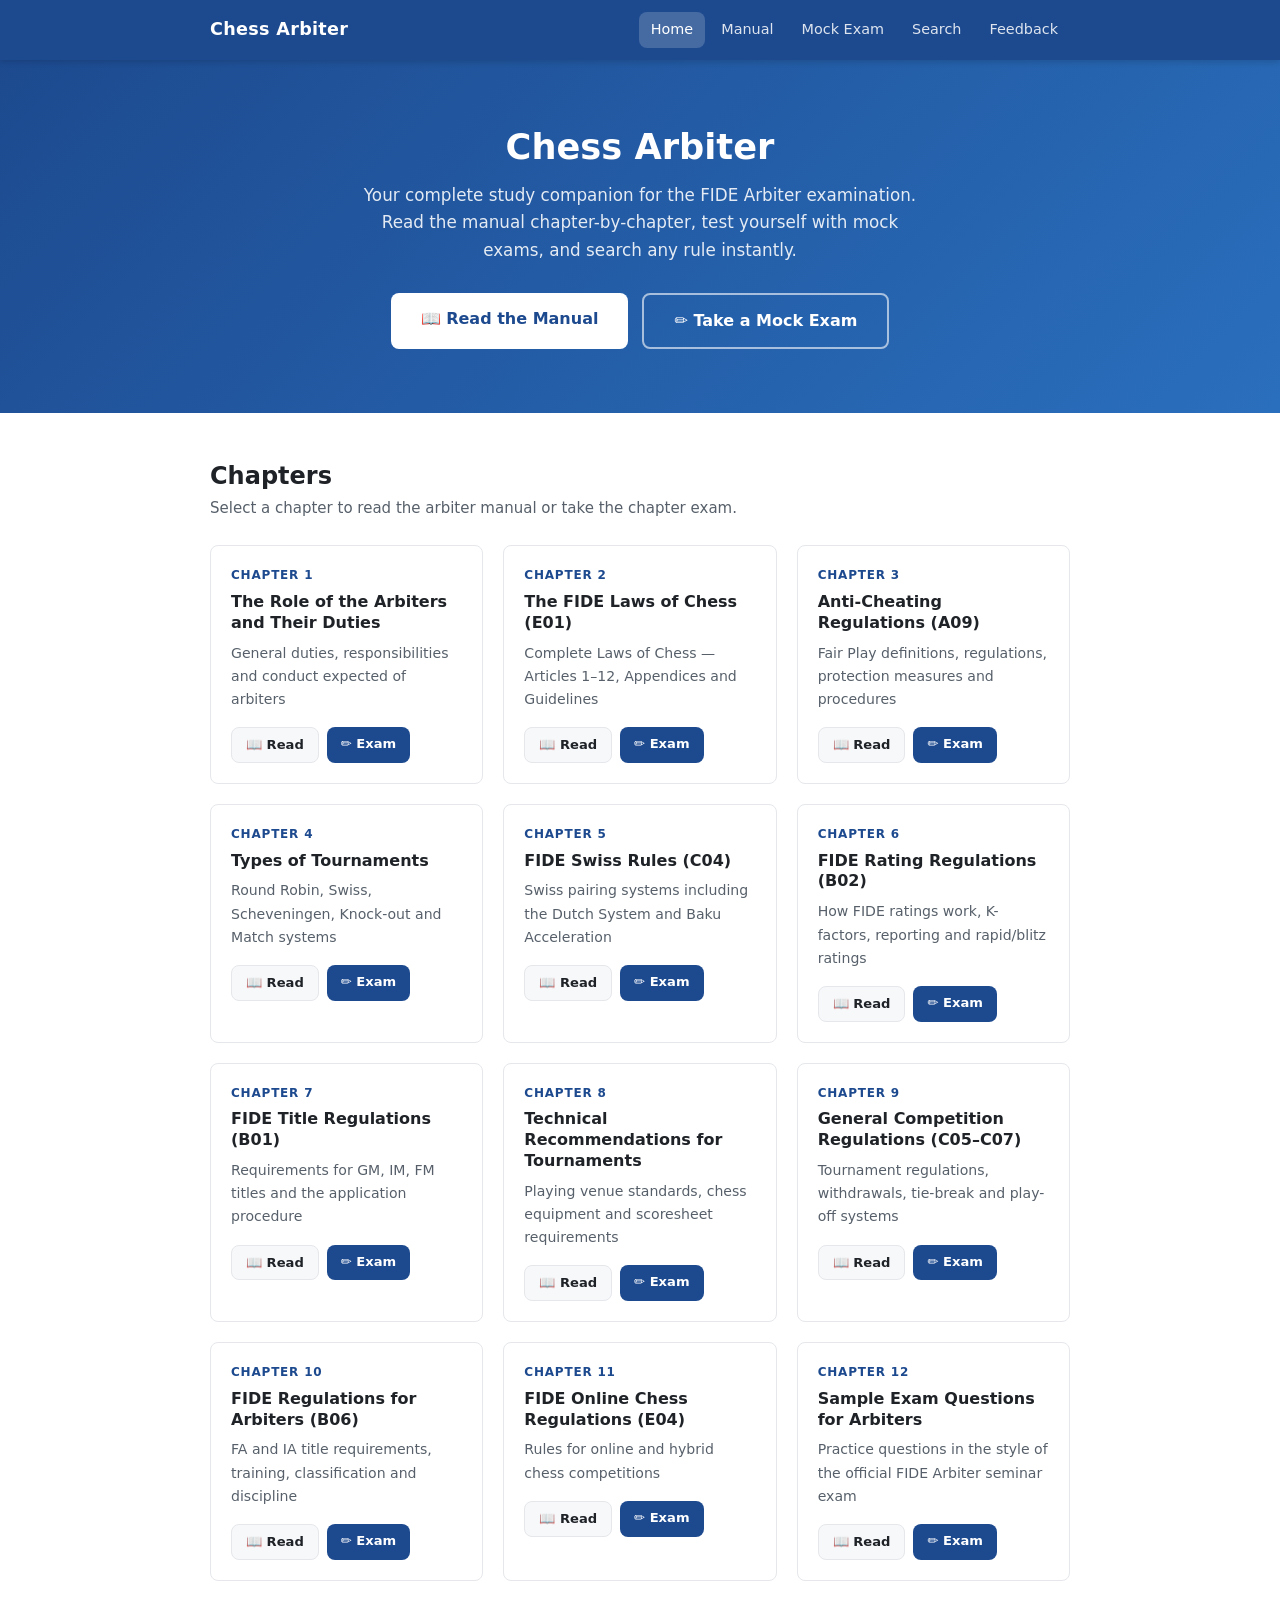
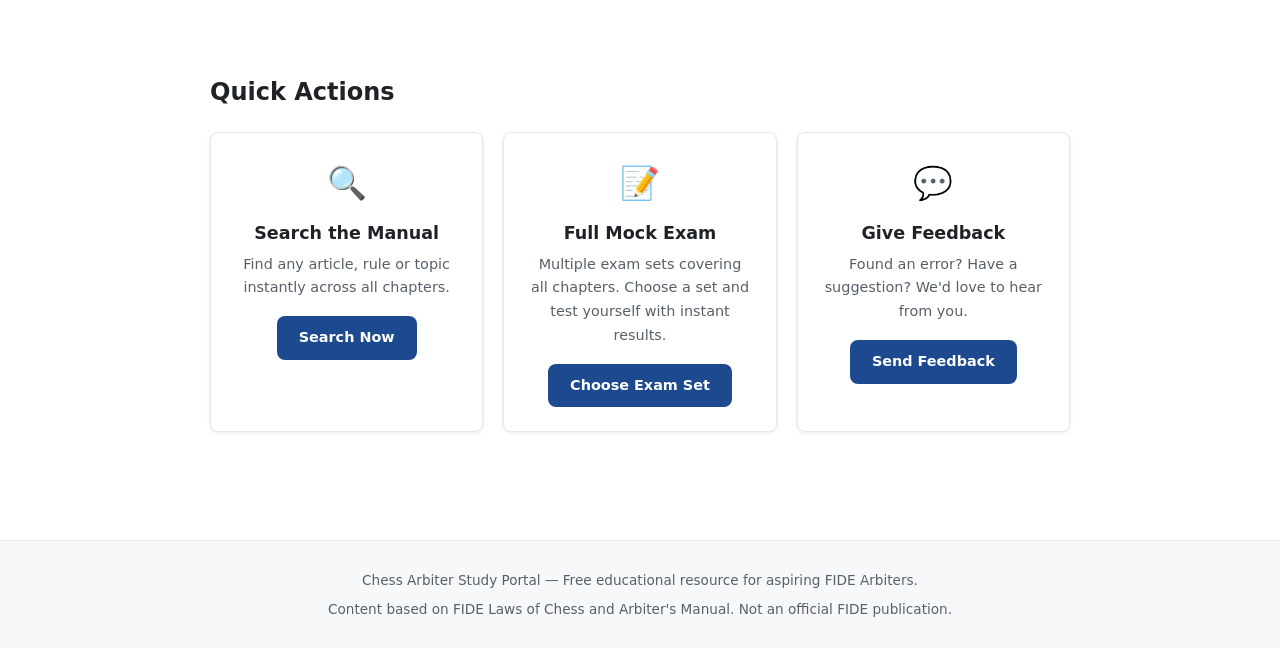
<file: index.html>
<!DOCTYPE html>
<html lang="en">
<head>
  <meta charset="UTF-8">
  <meta name="viewport" content="width=device-width, initial-scale=1.0">
  <title>Chess Arbiter – Study & Exam Portal</title>
  <link rel="stylesheet" href="css/style.css">
</head>
<body>

<!-- ── Header ────────────────────────────────────────────────────────────── -->
<header class="site-header">
  <div class="header-inner">
    <div class="site-logo"><strong>Chess Arbiter</strong></div>
    <button class="nav-toggle" aria-label="Toggle navigation">
      <span></span><span></span><span></span>
    </button>
    <nav class="nav-links">
      <a href="index.html" class="active">Home</a>
      <a href="manual.html">Manual</a>
      <a href="exam.html">Mock Exam</a>
      <a href="search.html">Search</a>
      <a href="feedback.html">Feedback</a>
    </nav>
  </div>
</header>

<!-- ── Hero ──────────────────────────────────────────────────────────────── -->
<section class="hero">
  <div class="container">
    <h1><strong>Chess Arbiter</strong></h1>
    <p>Your complete study companion for the FIDE Arbiter examination. Read the manual chapter-by-chapter, test yourself with mock exams, and search any rule instantly.</p>
    <div style="display:flex;gap:14px;justify-content:center;flex-wrap:wrap;">
      <a href="manual.html" class="btn btn-white btn-lg">📖 Read the Manual</a>
      <a href="exam.html" class="btn btn-outline btn-lg" style="color:#fff;border-color:rgba(255,255,255,.6)">✏️ Take a Mock Exam</a>
    </div>
  </div>
</section>

<!-- ── Chapter Cards ─────────────────────────────────────────────────────── -->
<section class="section">
  <div class="container">
    <div class="section-header">
      <h2>Chapters</h2>
      <p>Select a chapter to read the arbiter manual or take the chapter exam.</p>
    </div>
    <div class="card-grid" id="chapter-cards">
      <div class="loading-wrap"><div class="spinner"></div><p>Loading chapters…</p></div>
    </div>
  </div>
</section>

<!-- ── Study Stats ───────────────────────────────────────────────────────── -->
<section class="section section-alt" id="stats-section" style="display:none;">
  <div class="container">
    <div class="section-header">
      <h2>Your Study Progress</h2>
      <p>Chapters read and exams attempted are tracked automatically in your browser.</p>
    </div>
    <div id="stats-wrap" style="display:grid;grid-template-columns:repeat(auto-fit,minmax(220px,1fr));gap:16px;">
    </div>
    <p style="margin-top:18px;text-align:right;">
      <button id="clear-progress-btn" class="btn btn-secondary btn-sm"
              style="font-size:.8rem;">Clear Progress</button>
    </p>
  </div>
</section>

<!-- ── Quick Actions ─────────────────────────────────────────────────────── -->
<section class="section">
  <div class="container">
    <div class="section-header">
      <h2>Quick Actions</h2>
    </div>
    <div class="card-grid">

      <div class="card" style="text-align:center;">
        <div style="font-size:2rem;margin-bottom:12px;">🔍</div>
        <h3 style="margin-bottom:8px;">Search the Manual</h3>
        <p style="color:var(--muted);font-size:.9rem;margin-bottom:16px;">
          Find any article, rule or topic instantly across all chapters.
        </p>
        <a href="search.html" class="btn btn-primary">Search Now</a>
      </div>

      <div class="card" style="text-align:center;">
        <div style="font-size:2rem;margin-bottom:12px;">📝</div>
        <h3 style="margin-bottom:8px;">Full Mock Exam</h3>
        <p style="color:var(--muted);font-size:.9rem;margin-bottom:16px;">
          Multiple exam sets covering all chapters. Choose a set and test yourself with instant results.
        </p>
        <a href="exam.html" class="btn btn-primary">Choose Exam Set</a>
      </div>

      <div class="card" style="text-align:center;">
        <div style="font-size:2rem;margin-bottom:12px;">💬</div>
        <h3 style="margin-bottom:8px;">Give Feedback</h3>
        <p style="color:var(--muted);font-size:.9rem;margin-bottom:16px;">
          Found an error? Have a suggestion? We'd love to hear from you.
        </p>
        <a href="feedback.html" class="btn btn-primary">Send Feedback</a>
      </div>

    </div>
  </div>
</section>

<!-- ── Footer ────────────────────────────────────────────────────────────── -->
<footer class="site-footer">
  <p>Chess Arbiter Study Portal &mdash; Free educational resource for aspiring FIDE Arbiters.</p>
  <p style="margin-top:6px;">Content based on FIDE Laws of Chess and Arbiter's Manual. Not an official FIDE publication.</p>
</footer>

<script src="js/app.js"></script>
<script>
(async function() {
  const { fetchJSON, escHtml, loadProgress, clearProgress } = window.FideApp;

  // ── Load chapters ──────────────────────────────────────────────────────
  const grid  = document.getElementById('chapter-cards');
  const index = await fetchJSON('data/index.json');

  // ── Render chapter cards ───────────────────────────────────────────────
  const progress = loadProgress();
  const studied  = (progress.studied || {});
  const exams    = (progress.exams   || {});

  grid.innerHTML = index.chapters.map(ch => {
    const examKey   = ch.exam.replace(/^.*\//, '').replace(/\.json$/, '');
    const isStudied = studied[ch.id] || studied[String(ch.id)];
    const bestScore = exams[examKey];
    const scoreBadge = bestScore != null
      ? `<span style="font-size:.75rem;font-weight:700;padding:2px 8px;border-radius:12px;
                      background:${bestScore >= 75 ? 'var(--success-lt)' : 'var(--warn-lt)'};
                      color:${bestScore >= 75 ? 'var(--success)' : 'var(--warn)'};">
           Best: ${bestScore}%
         </span>`
      : '';
    const readBadge = isStudied
      ? `<span style="font-size:.75rem;padding:2px 8px;border-radius:12px;
                      background:var(--accent-lt);color:var(--accent);">✓ Read</span>`
      : '';
    return `
      <div class="chapter-card">
        <div class="chapter-num" style="display:flex;justify-content:space-between;align-items:center;">
          <span>Chapter ${ch.id}</span>
          <span style="display:flex;gap:5px;">${readBadge}${scoreBadge}</span>
        </div>
        <h3>${escHtml(ch.title)}</h3>
        <p>${escHtml(ch.description)}</p>
        <div class="card-actions">
          <a href="manual.html?chapter=${ch.id}" class="btn btn-secondary btn-sm">📖 Read</a>
          <a href="exam.html?file=${encodeURIComponent(ch.exam)}&title=${encodeURIComponent(ch.title)}"
             class="btn btn-primary btn-sm">✏️ Exam</a>
        </div>
      </div>`;
  }).join('');

  // ── Study Stats panel (only show if there is any progress) ─────────────
  const studiedCount = Object.keys(studied).length;
  const examCount    = Object.keys(exams).length;
  const passCount    = Object.values(exams).filter(s => s >= 75).length;

  if (studiedCount > 0 || examCount > 0) {
    const section  = document.getElementById('stats-section');
    const statsWrap = document.getElementById('stats-wrap');
    section.style.display = '';

    const statCard = (icon, value, label, color) =>
      `<div class="card" style="text-align:center;padding:20px 16px;">
         <div style="font-size:2rem;margin-bottom:4px;">${icon}</div>
         <div style="font-size:1.8rem;font-weight:700;color:${color}">${value}</div>
         <div style="font-size:.82rem;color:var(--muted);">${label}</div>
       </div>`;

    statsWrap.innerHTML =
      statCard('📖', studiedCount, `of 12 chapters read`, 'var(--accent)') +
      statCard('✏️', examCount, 'exams attempted', 'var(--text)') +
      statCard('🎉', passCount, 'exams passed (≥75%)', 'var(--success)') +
      statCard('📊', examCount > 0 ? Math.round(Object.values(exams).reduce((a,b)=>a+b,0)/examCount)+'%' : '—', 'average best score', 'var(--warn)');
  }

  // ── Clear progress button ─────────────────────────────────────────────
  document.getElementById('clear-progress-btn').addEventListener('click', () => {
    if (confirm('Clear all study progress? This cannot be undone.')) {
      clearProgress();
      location.reload();
    }
  });

})().catch(e => {
  document.getElementById('chapter-cards').innerHTML =
    `<p style="color:var(--danger)">Failed to load chapters: ${e.message}</p>`;
});
</script>

</body>
</html>
</file>
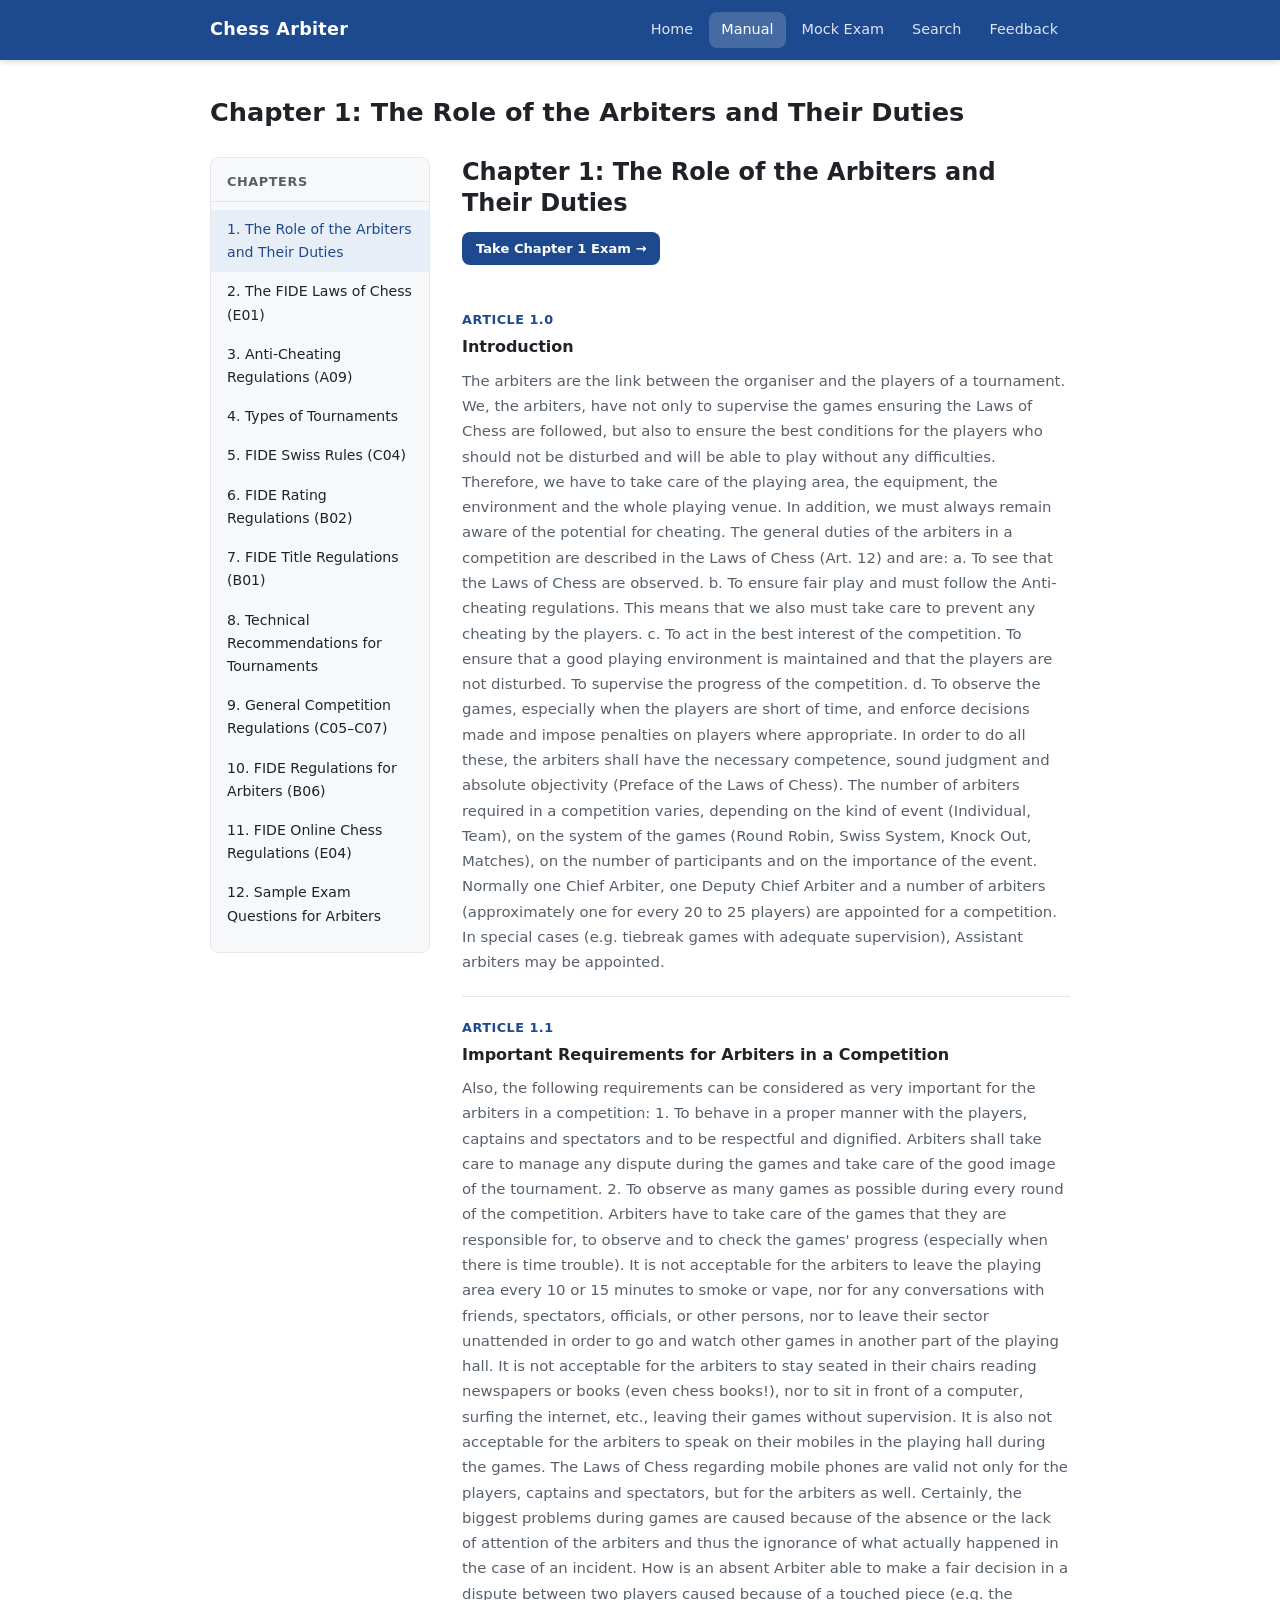
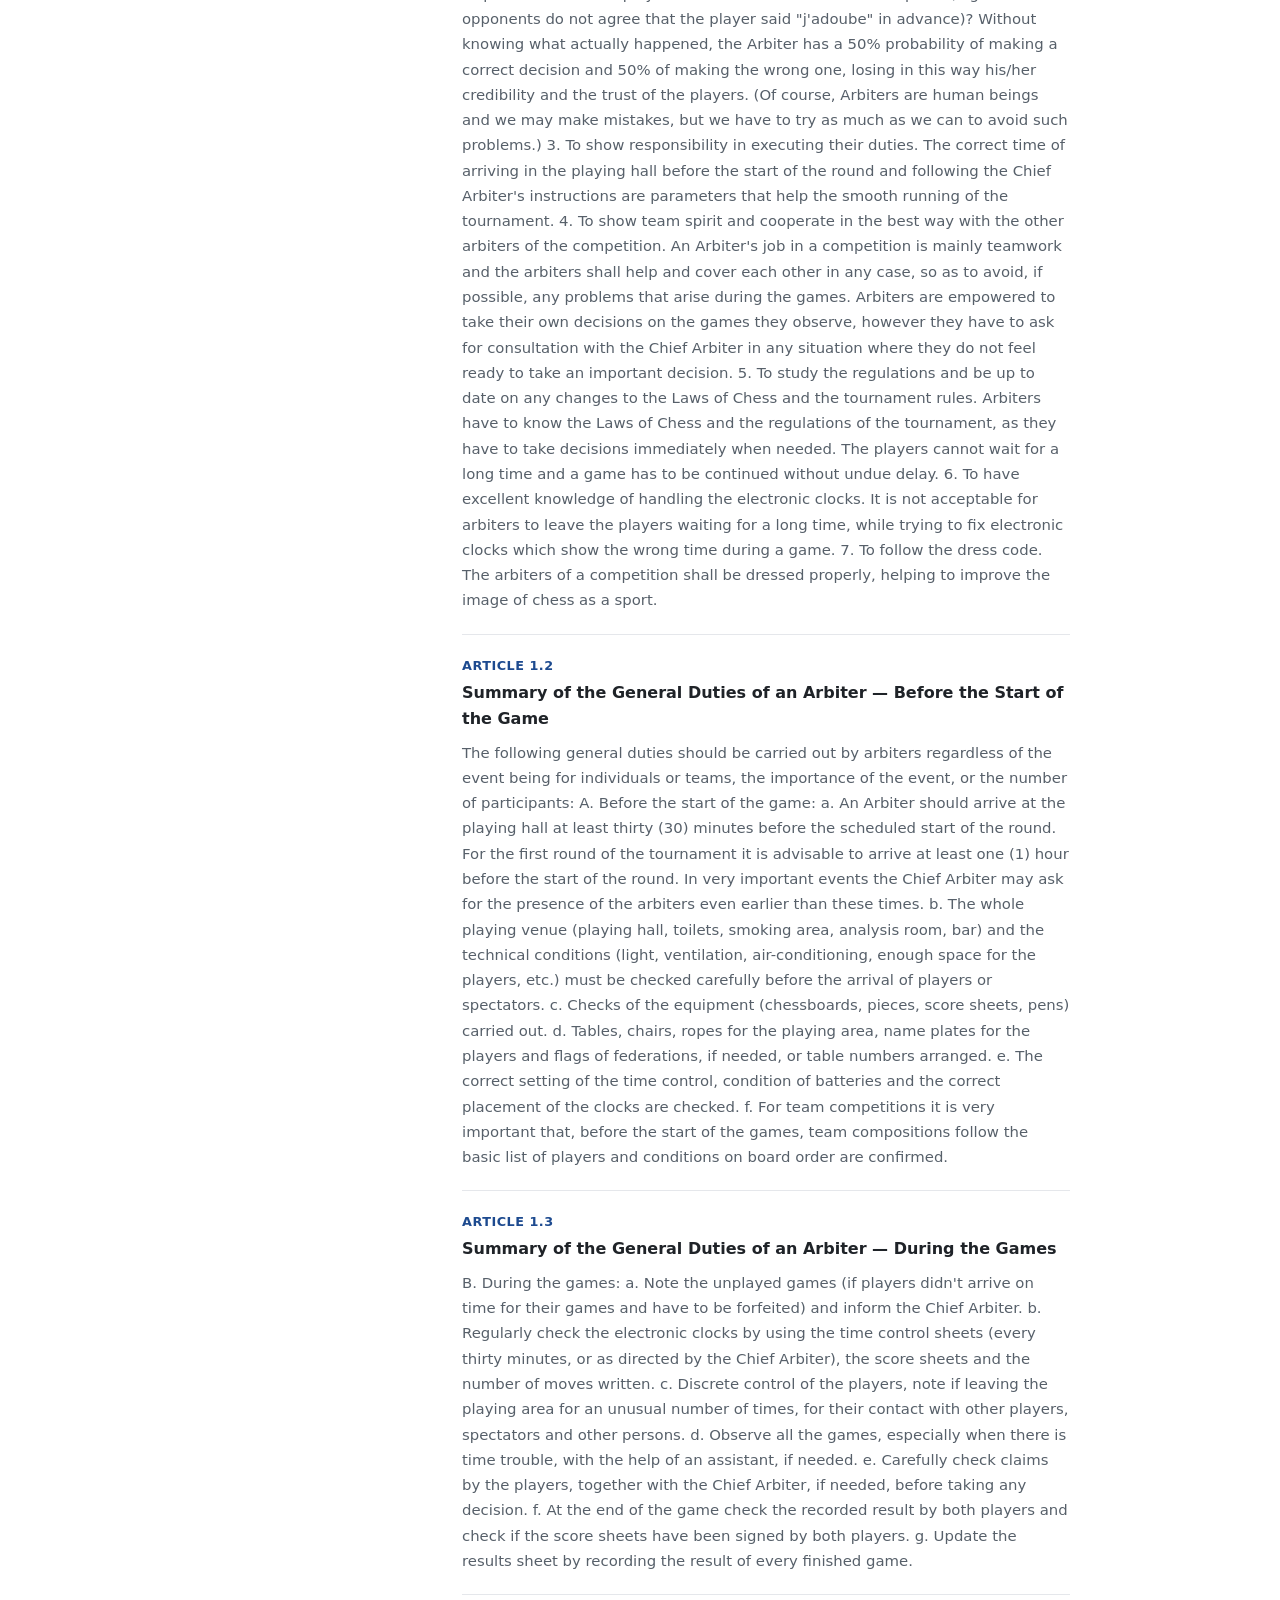
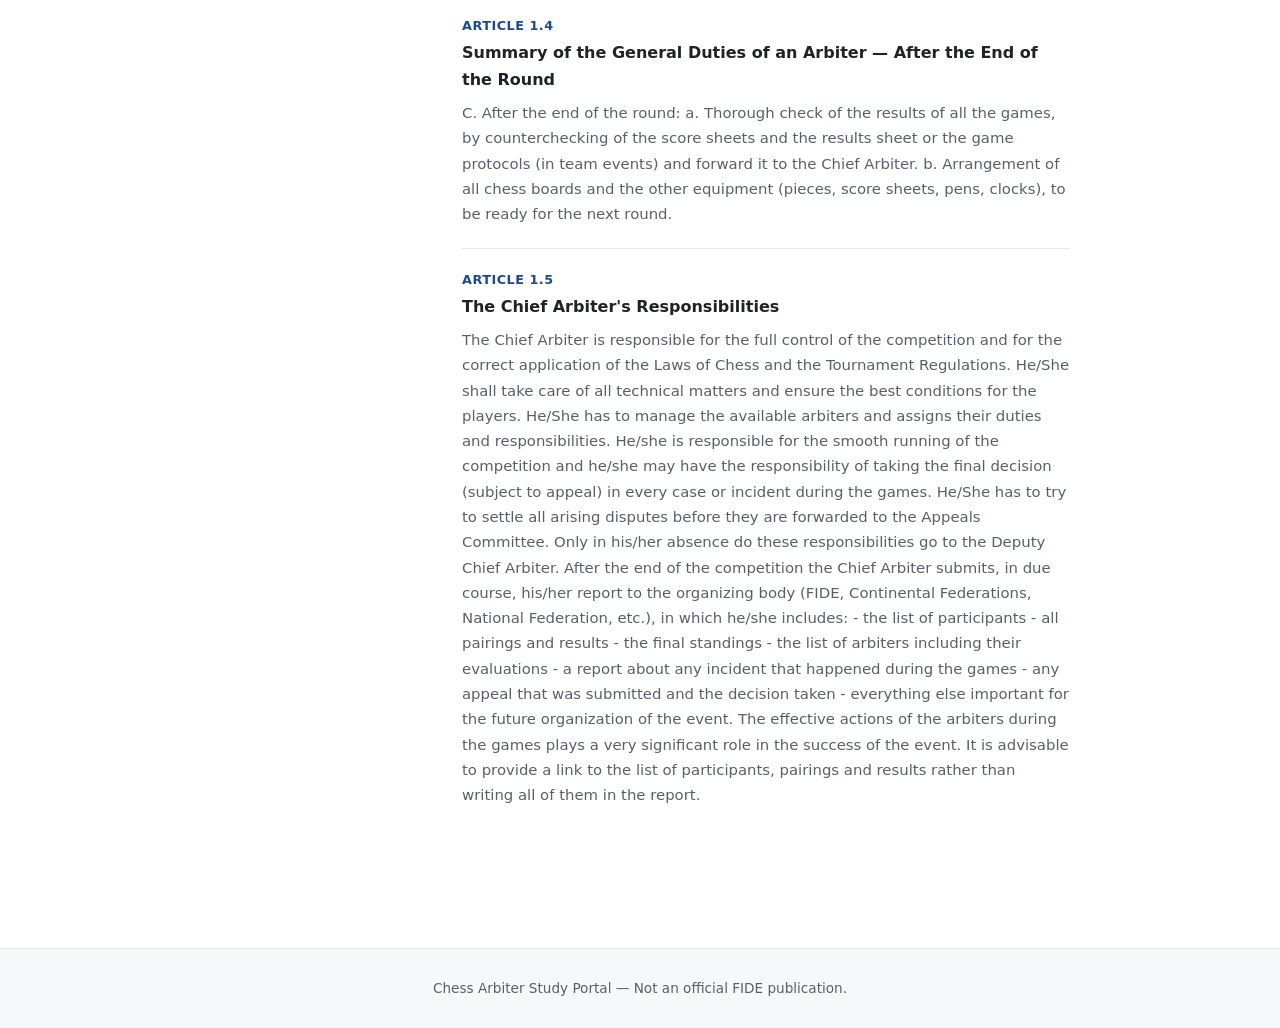
<file: chapters.html>
<!DOCTYPE html>
<html lang="en">
<head>
  <meta charset="UTF-8">
  <meta name="viewport" content="width=device-width, initial-scale=1.0">
  <title>Manual – Chess Arbiter</title>
  <link rel="stylesheet" href="css/style.css">
</head>
<body>

<!-- ── Header ────────────────────────────────────────────────────────────── -->
<header class="site-header">
  <div class="header-inner">
    <div class="site-logo"><a href="index.html" style="color:#fff;text-decoration:none"><strong>Chess Arbiter</strong></a></div>
    <button class="nav-toggle" aria-label="Toggle navigation">
      <span></span><span></span><span></span>
    </button>
    <nav class="nav-links">
      <a href="index.html">Home</a>
      <a href="manual.html" class="active">Manual</a>
      <a href="exam.html">Mock Exam</a>
      <a href="search.html">Search</a>      <a href="feedback.html">Feedback</a>
    </nav>
  </div>
</header>

<!-- ── Page ──────────────────────────────────────────────────────────────── -->
<main class="container" style="padding-top:36px;padding-bottom:60px;">
  <h1 id="page-title" style="margin-bottom:28px;font-size:1.6rem;"><strong>Chess Arbiter</strong></h1>

  <div class="page-layout">
    <!-- Sidebar -->
    <nav class="chapter-nav" id="chapter-sidebar">
      <div class="loading-wrap" style="padding:20px 0;">
        <div class="spinner"></div>
      </div>
    </nav>

    <!-- Content area -->
    <div id="chapter-content">
      <div class="loading-wrap"><div class="spinner"></div><p>Loading…</p></div>
    </div>
  </div>
</main>

<!-- ── Footer ────────────────────────────────────────────────────────────── -->
<footer class="site-footer">
  <p>Chess Arbiter Study Portal &mdash; Not an official FIDE publication.</p>
</footer>

<script src="js/app.js"></script>
<script src="js/chapters.js"></script>

</body>
</html>
</file>
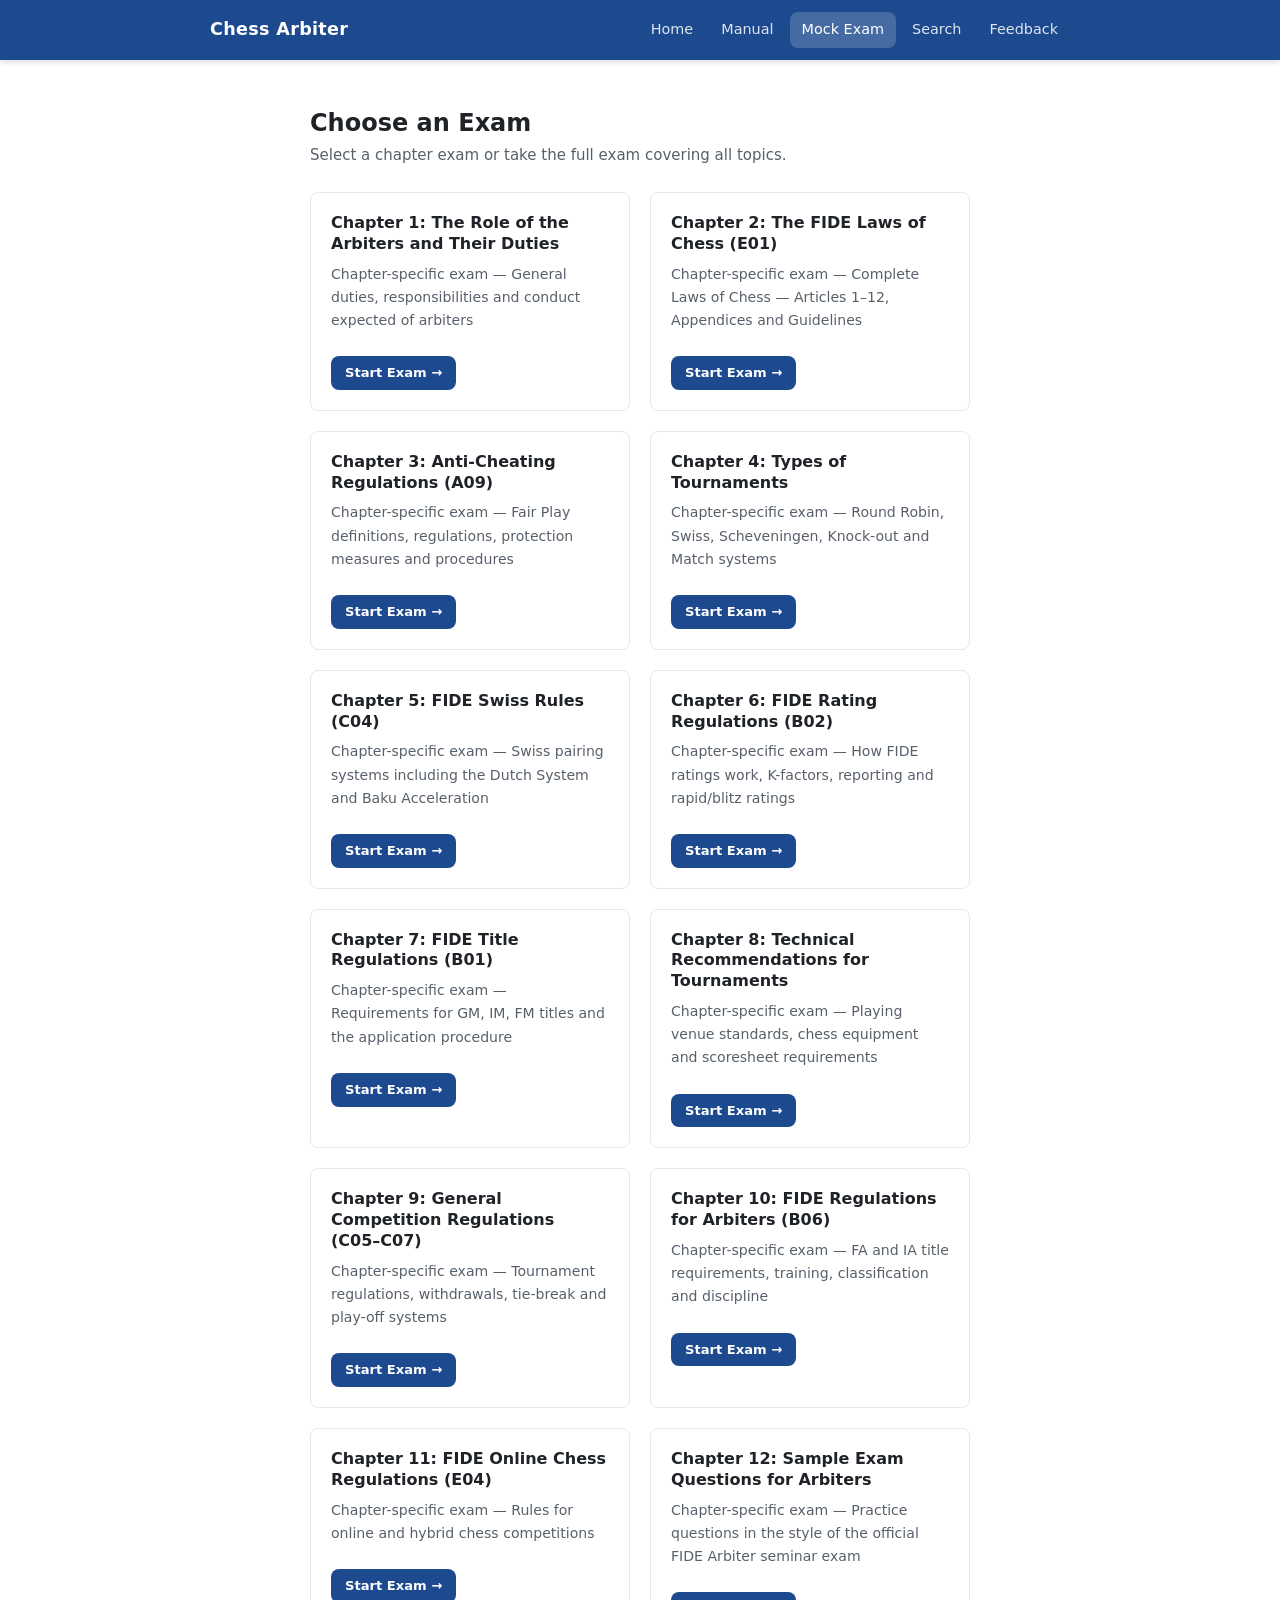
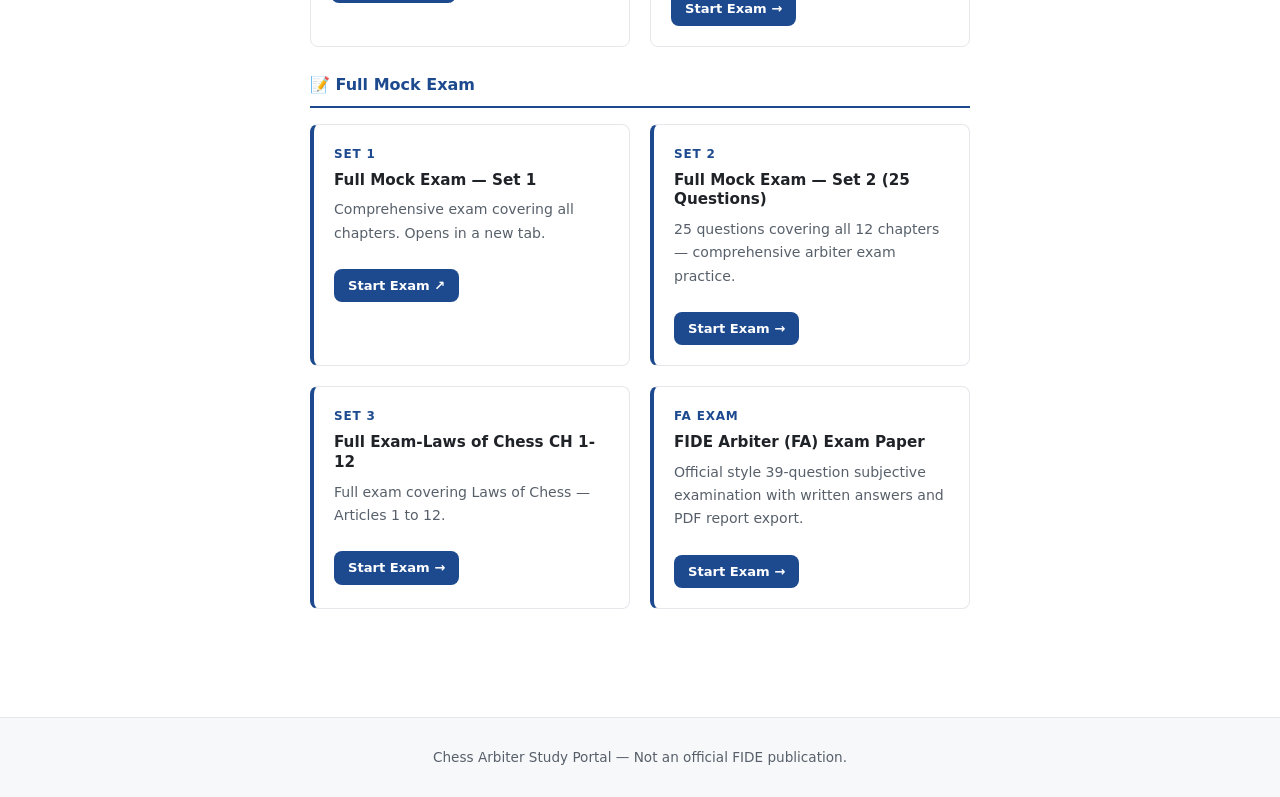
<file: exam.html>
<!DOCTYPE html>
<html lang="en">
<head>
  <meta charset="UTF-8">
  <meta name="viewport" content="width=device-width, initial-scale=1.0">
  <title>Mock Exam – Chess Arbiter</title>
  <link rel="stylesheet" href="css/style.css">
</head>
<body>

<!-- ── Header ────────────────────────────────────────────────────────────── -->
<header class="site-header">
  <div class="header-inner">
    <div class="site-logo"><a href="index.html" style="color:#fff;text-decoration:none"><strong>Chess Arbiter</strong></a></div>
    <button class="nav-toggle" aria-label="Toggle navigation">
      <span></span><span></span><span></span>
    </button>
    <nav class="nav-links">
      <a href="index.html">Home</a>
      <a href="manual.html">Manual</a>
      <a href="exam.html" class="active">Mock Exam</a>
      <a href="search.html">Search</a>
      <a href="feedback.html">Feedback</a>
    </nav>
  </div>
</header>

<!-- ── Exam Selector (shown when no file param) ──────────────────────────── -->
<section class="section" id="exam-selector" style="display:none;">
  <div class="container" style="max-width:700px;">
    <div class="section-header">
      <h2>Choose an Exam</h2>
      <p>Select a chapter exam or take the full exam covering all topics.</p>
    </div>
    <div class="card-grid" id="exam-options">
      <div class="loading-wrap"><div class="spinner"></div></div>
    </div>
  </div>
</section>

<!-- ── Exam Area ─────────────────────────────────────────────────────────── -->
<main class="container" style="max-width:720px;padding-top:36px;padding-bottom:60px;">
  <div id="exam-title-row" style="display:flex;align-items:center;justify-content:space-between;margin-bottom:20px;flex-wrap:wrap;gap:10px;">
    <h1 id="exam-title" style="font-size:1.4rem;"></h1>
    <a href="index.html" class="btn btn-secondary btn-sm">← Back to Home</a>
  </div>
  <div id="exam-wrap">
    <div class="loading-wrap"><div class="spinner"></div><p>Loading exam…</p></div>
  </div>
</main>

<!-- ── Footer ────────────────────────────────────────────────────────────── -->
<footer class="site-footer">
  <p>Chess Arbiter Study Portal &mdash; Not an official FIDE publication.</p>
</footer>

<script src="js/app.js"></script>
<script>
// If no file param → show exam selector
(async function() {
  const params = new URLSearchParams(location.search);
  if (!params.get('file')) {
    document.getElementById('exam-selector').style.display = 'block';
    document.querySelector('main').style.display = 'none';

    const { fetchJSON, escHtml } = window.FideApp;
    const index = await fetchJSON('data/index.json');
    const grid  = document.getElementById('exam-options');

    // ── Chapter exams ──
    const chapterItems = index.chapters.map(ch => ({
      type:  'internal',
      title: `Chapter ${ch.id}: ${ch.title}`,
      desc:  `Chapter-specific exam — ${ch.description}`,
      file:  ch.exam
    }));

    // ── Full Mock Exam sets ──
    const fullExamSets = [
      {
        type:   'external',
        set:    'Set 1',
        title:  'Full Mock Exam — Set 1',
        desc:   'Comprehensive exam covering all chapters. Opens in a new tab.',
        url:    'https://share.gemini.google/iFvTOXoz09Ur'
      },
      {
        type:   'internal',
        set:    'Set 2',
        title:  'Full Mock Exam — Set 2 (25 Questions)',
        desc:   '25 questions covering all 12 chapters — comprehensive arbiter exam practice.',
        file:   index.fullExam.file
      },
      {
        type:   'internal',
        set:    'Set 3',
        title:  'Full Exam-Laws of Chess CH 1-12',
        desc:   'Full exam covering Laws of Chess — Articles 1 to 12.',
        file:   'data/exams/exam-full_Laws_Of_Chess.json'
      },
      {
        type:   'page',
        set:    'FA Exam',
        title:  'FIDE Arbiter (FA) Exam Paper',
        desc:   'Official style 39-question subjective examination with written answers and PDF report export.',
        pageUrl:'fa-exam.html'
      }
    ];

    // ── Render chapter cards ──
    const chapterHtml = chapterItems.map(item => `
      <div class="chapter-card">
        <h3>${escHtml(item.title)}</h3>
        <p>${escHtml(item.desc)}</p>
        <a href="exam.html?file=${encodeURIComponent(item.file)}&title=${encodeURIComponent(item.title)}"
           class="btn btn-primary btn-sm" style="margin-top:8px;">Start Exam →</a>
      </div>
    `).join('');

    // ── Render Full Mock Exam section ──
    const fullExamHtml = `
      <div style="grid-column:1/-1;margin-top:8px;">
        <h3 style="font-size:1rem;font-weight:600;margin-bottom:16px;padding-bottom:10px;
                   border-bottom:2px solid var(--accent);color:var(--accent);">
          📝 Full Mock Exam
        </h3>
        <div class="card-grid" style="margin-top:0;">
          ${fullExamSets.map((set, i) => `
            <div class="chapter-card" style="border-left:4px solid var(--accent);">
              <div style="font-size:.75rem;font-weight:700;text-transform:uppercase;
                          letter-spacing:.8px;color:var(--accent);margin-bottom:6px;">
                ${escHtml(set.set)}
              </div>
              <h3 style="font-size:.95rem;">${escHtml(set.title)}</h3>
              <p>${escHtml(set.desc)}</p>
              ${set.type === 'external'
                ? `<a href="${set.url}" target="_blank" rel="noopener"
                      class="btn btn-primary btn-sm" style="margin-top:8px;">
                     Start Exam ↗
                   </a>`
                : set.type === 'page'
                ? `<a href="${set.pageUrl}"
                      class="btn btn-primary btn-sm" style="margin-top:8px;">
                     Start Exam →
                   </a>`
                : `<a href="exam.html?file=${encodeURIComponent(set.file)}&title=${encodeURIComponent(set.title)}"
                      class="btn btn-primary btn-sm" style="margin-top:8px;">
                     Start Exam →
                   </a>`
              }
            </div>
          `).join('')}
        </div>
      </div>`;

    grid.innerHTML = chapterHtml + fullExamHtml;
  }
})();
</script>
<script src="js/exam.js"></script>

</body>
</html>
</file>
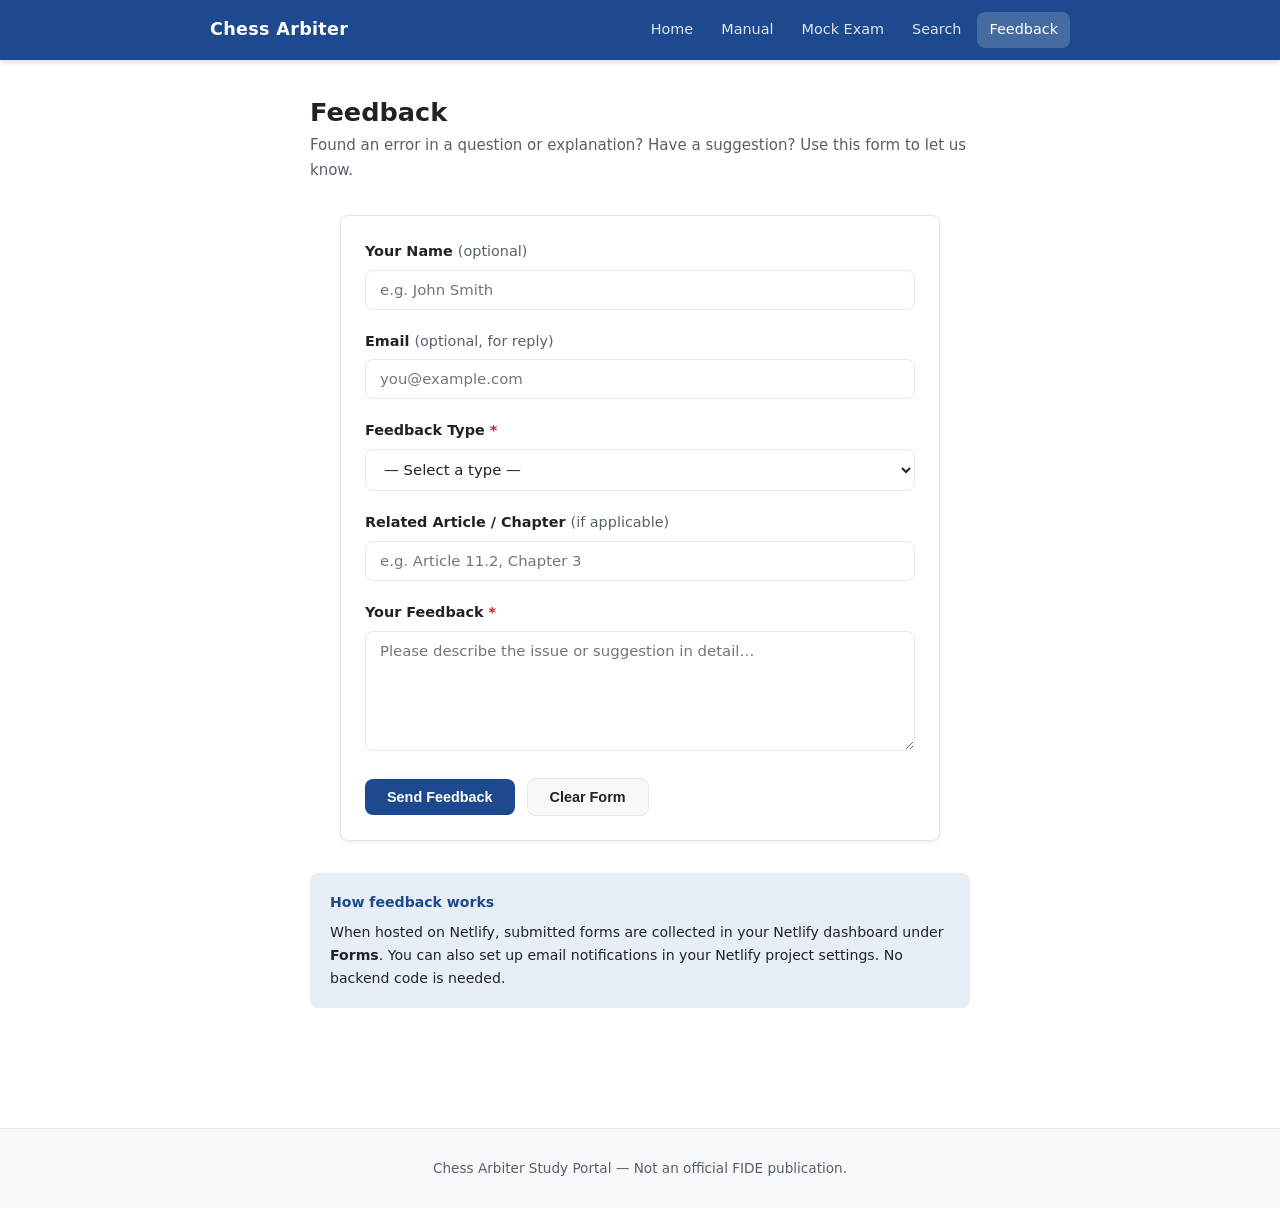
<file: feedback.html>
<!DOCTYPE html>
<html lang="en">
<head>
  <meta charset="UTF-8">
  <meta name="viewport" content="width=device-width, initial-scale=1.0">
  <title>Feedback – Chess Arbiter</title>
  <link rel="stylesheet" href="css/style.css">
</head>
<body>

<!-- ── Header ────────────────────────────────────────────────────────────── -->
<header class="site-header">
  <div class="header-inner">
    <div class="site-logo"><a href="index.html" style="color:#fff;text-decoration:none"><strong>Chess Arbiter</strong></a></div>
    <button class="nav-toggle" aria-label="Toggle navigation">
      <span></span><span></span><span></span>
    </button>
    <nav class="nav-links">
      <a href="index.html">Home</a>
      <a href="manual.html">Manual</a>
      <a href="exam.html">Mock Exam</a>
      <a href="search.html">Search</a>
      <a href="feedback.html" class="active">Feedback</a>
    </nav>
  </div>
</header>

<!-- ── Page ──────────────────────────────────────────────────────────────── -->
<main class="container" style="padding-top:36px;padding-bottom:60px;max-width:700px;">

  <div class="section-header" style="margin-bottom:32px;">
    <h1 style="font-size:1.6rem;">Feedback</h1>
    <p>Found an error in a question or explanation? Have a suggestion? Use this form to let us know.</p>
  </div>

  <!-- Netlify form — works automatically on Netlify hosting -->
  <form
    name="feedback"
    method="POST"
    data-netlify="true"
    netlify-honeypot="bot-field"
    class="feedback-form card"
    id="feedback-form"
  >
    <!-- Netlify hidden fields -->
    <input type="hidden" name="form-name" value="feedback">
    <p style="display:none;"><label>Do not fill this out: <input name="bot-field"></label></p>

    <div class="form-group">
      <label for="fb-name">Your Name <span style="color:var(--muted);font-weight:400;">(optional)</span></label>
      <input type="text" id="fb-name" name="name" placeholder="e.g. John Smith">
    </div>

    <div class="form-group">
      <label for="fb-email">Email <span style="color:var(--muted);font-weight:400;">(optional, for reply)</span></label>
      <input type="email" id="fb-email" name="email" placeholder="you@example.com">
    </div>

    <div class="form-group">
      <label for="fb-type">Feedback Type <span style="color:var(--danger)">*</span></label>
      <select id="fb-type" name="type" required>
        <option value="">— Select a type —</option>
        <option value="error-question">Error in exam question</option>
        <option value="error-answer">Wrong answer / explanation</option>
        <option value="error-content">Error in manual content</option>
        <option value="suggestion">General suggestion</option>
        <option value="other">Other</option>
      </select>
    </div>

    <div class="form-group">
      <label for="fb-article">Related Article / Chapter <span style="color:var(--muted);font-weight:400;">(if applicable)</span></label>
      <input type="text" id="fb-article" name="article" placeholder="e.g. Article 11.2, Chapter 3">
    </div>

    <div class="form-group">
      <label for="fb-message">Your Feedback <span style="color:var(--danger)">*</span></label>
      <textarea id="fb-message" name="message" required
        placeholder="Please describe the issue or suggestion in detail…"></textarea>
    </div>

    <div style="display:flex;gap:12px;align-items:center;flex-wrap:wrap;">
      <button type="submit" class="btn btn-primary">Send Feedback</button>
      <button type="reset"  class="btn btn-secondary">Clear Form</button>
    </div>
  </form>

  <!-- Success message (shown after submit on Netlify redirect, or via JS below) -->
  <div class="form-success card" id="form-success">
    <h3>Thank You! 🎉</h3>
    <p>Your feedback has been received. We'll review it and make improvements accordingly.</p>
    <a href="index.html" class="btn btn-primary" style="margin-top:16px;">Back to Home</a>
  </div>

  <!-- Info box -->
  <div style="margin-top:32px;padding:18px 20px;background:var(--accent-lt);border-radius:var(--radius);font-size:.88rem;">
    <strong style="display:block;margin-bottom:6px;color:var(--accent);">How feedback works</strong>
    When hosted on Netlify, submitted forms are collected in your Netlify dashboard under
    <strong>Forms</strong>. You can also set up email notifications in your Netlify project settings.
    No backend code is needed.
  </div>

</main>

<!-- ── Footer ────────────────────────────────────────────────────────────── -->
<footer class="site-footer">
  <p>Chess Arbiter Study Portal &mdash; Not an official FIDE publication.</p>
</footer>

<script src="js/app.js"></script>
<script>
// Show success state if redirected back with ?success=true
// Also handle form submit gracefully for local testing
const form    = document.getElementById('feedback-form');
const success = document.getElementById('form-success');

if (new URLSearchParams(location.search).get('success') === 'true') {
  form.style.display    = 'none';
  success.style.display = 'block';
}

// For local testing (non-Netlify): show success on submit
if (location.hostname === 'localhost' || location.hostname === '127.0.0.1' || location.protocol === 'file:') {
  form.addEventListener('submit', e => {
    e.preventDefault();
    const type    = document.getElementById('fb-type').value;
    const message = document.getElementById('fb-message').value;
    if (!type || !message) { alert('Please fill in the required fields.'); return; }
    form.style.display    = 'none';
    success.style.display = 'block';
    window.FideApp.showToast('Feedback submitted (local preview mode)');
  });
}
</script>

</body>
</html>
</file>
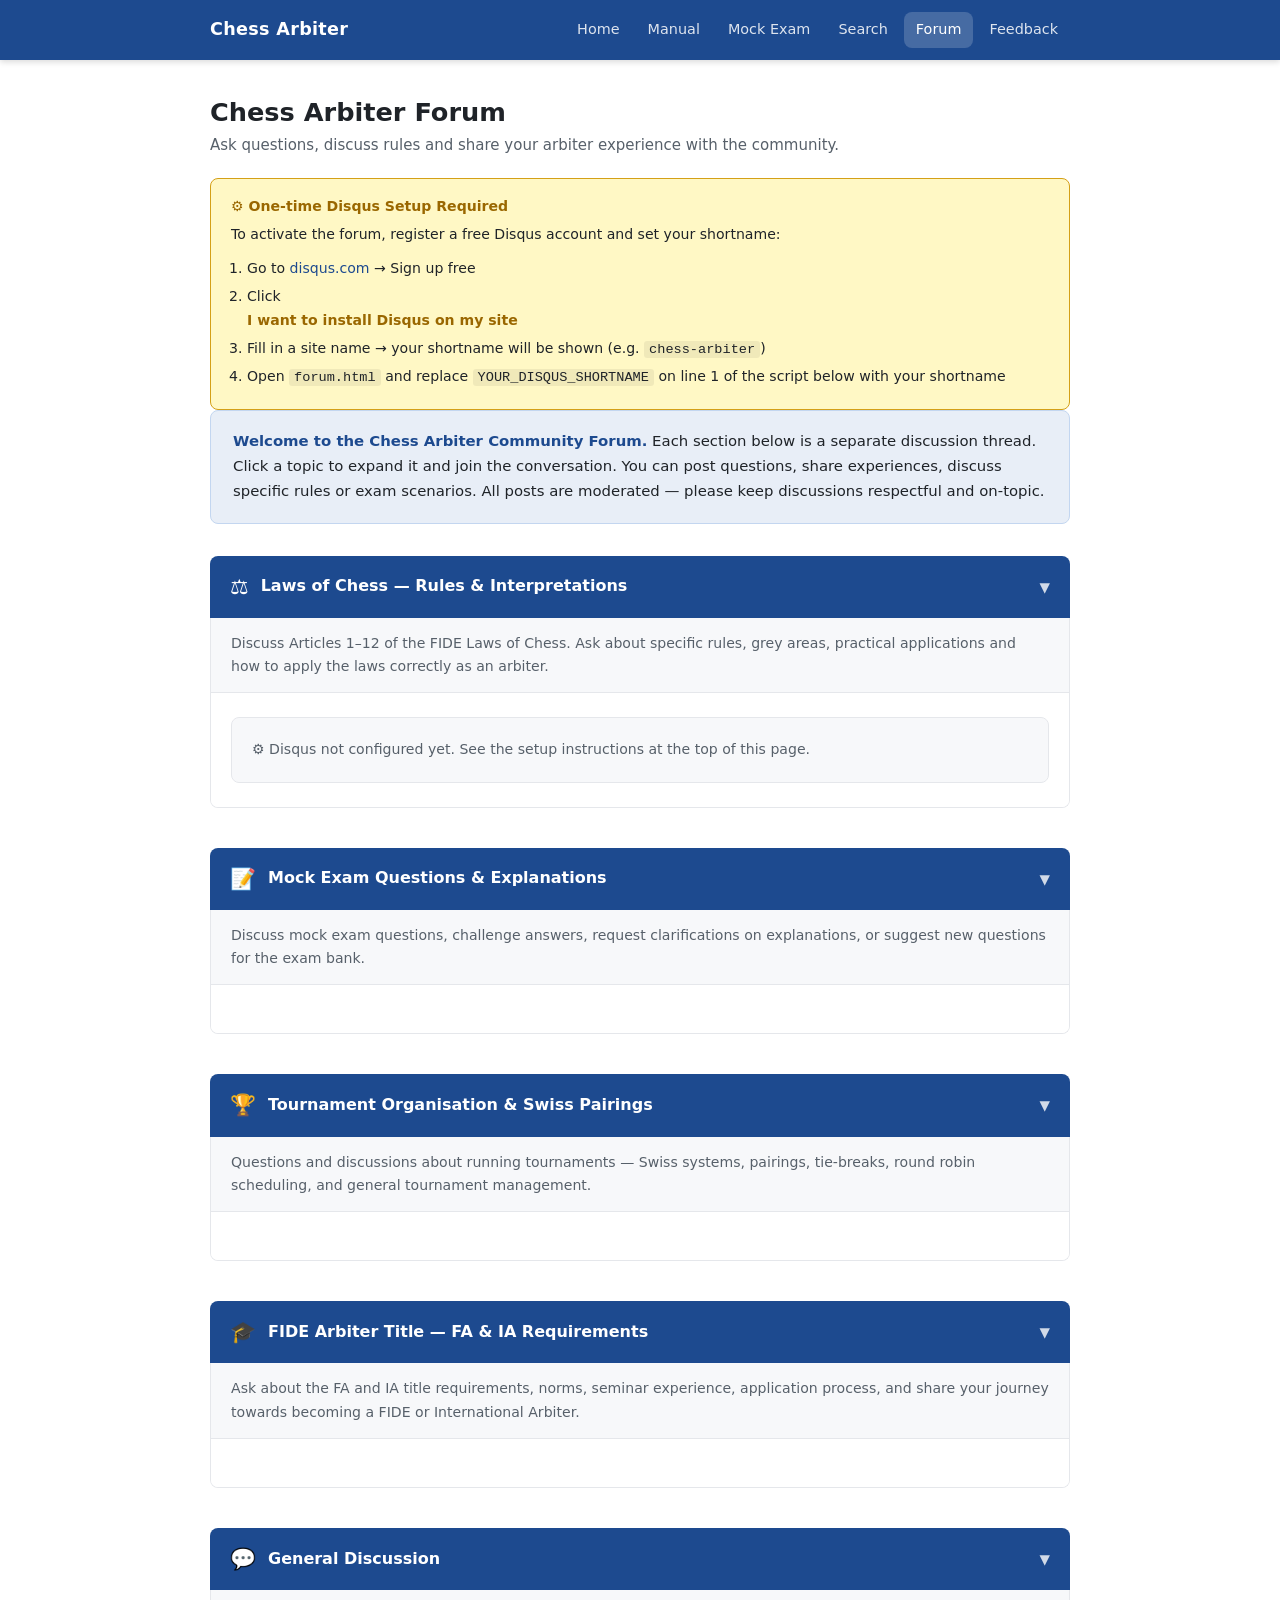
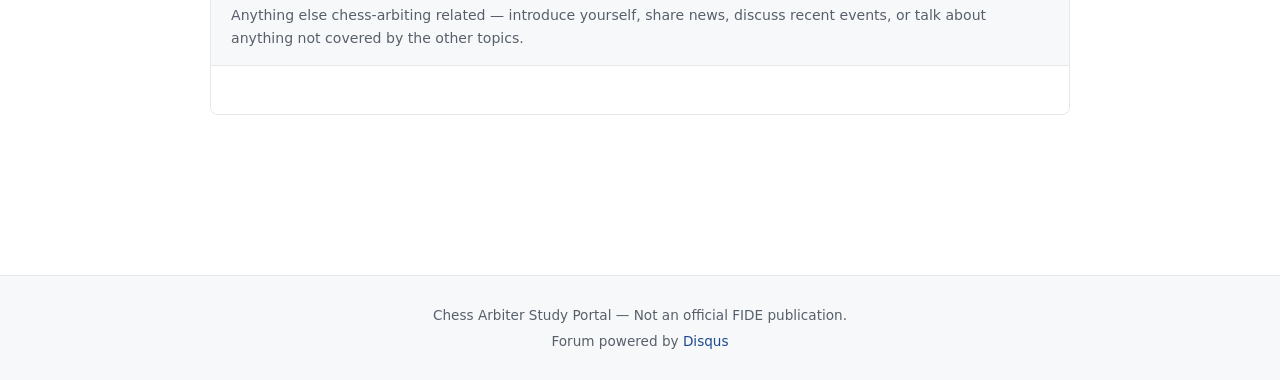
<file: forum.html>
<!DOCTYPE html>
<html lang="en">
<head>
  <meta charset="UTF-8">
  <meta name="viewport" content="width=device-width, initial-scale=1.0">
  <title>Forum – Chess Arbiter</title>
  <link rel="stylesheet" href="css/style.css">
  <style>
    /* ── Forum-specific styles ── */
    .forum-intro {
      background: var(--accent-lt);
      border: 1px solid #c3d6f0;
      border-radius: var(--radius);
      padding: 18px 22px;
      margin-bottom: 32px;
      font-size: .93rem;
      line-height: 1.7;
    }
    .forum-intro strong { color: var(--accent); }

    .topic-section {
      margin-bottom: 40px;
    }
    .topic-header {
      display: flex;
      align-items: center;
      gap: 12px;
      padding: 14px 20px;
      background: var(--accent);
      color: #fff;
      border-radius: var(--radius) var(--radius) 0 0;
      cursor: pointer;
      user-select: none;
    }
    .topic-header h2 {
      font-size: 1rem;
      font-weight: 600;
      flex: 1;
    }
    .topic-header .topic-icon {
      font-size: 1.3rem;
      flex-shrink: 0;
    }
    .topic-header .toggle-arrow {
      font-size: .85rem;
      opacity: .8;
      transition: transform .2s;
    }
    .topic-header.collapsed .toggle-arrow {
      transform: rotate(-90deg);
    }

    .topic-body {
      border: 1px solid var(--border);
      border-top: none;
      border-radius: 0 0 var(--radius) var(--radius);
      overflow: hidden;
    }
    .topic-body.hidden { display: none; }

    .topic-desc {
      padding: 14px 20px;
      font-size: .88rem;
      color: var(--muted);
      background: var(--surface);
      border-bottom: 1px solid var(--border);
    }

    .disqus-wrap {
      padding: 24px 20px;
      background: var(--bg);
    }

    /* Setup banner — shown only when shortname is not configured */
    .setup-banner {
      background: var(--warn-lt);
      border: 1px solid #d4a017;
      border-radius: var(--radius);
      padding: 16px 20px;
      font-size: .88rem;
      line-height: 1.7;
    }
    .setup-banner strong { color: var(--warn); display: block; margin-bottom: 4px; }
    .setup-banner code {
      background: rgba(0,0,0,.06);
      padding: 1px 5px;
      border-radius: 3px;
      font-size: .85rem;
    }
    .setup-steps { margin: 10px 0 0 16px; }
    .setup-steps li { margin-bottom: 4px; }
  </style>
</head>
<body>

<!-- ── Header ────────────────────────────────────────────────────────────── -->
<header class="site-header">
  <div class="header-inner">
    <div class="site-logo">
      <a href="index.html" style="color:#fff;text-decoration:none"><strong>Chess Arbiter</strong></a>
    </div>
    <button class="nav-toggle" aria-label="Toggle navigation">
      <span></span><span></span><span></span>
    </button>
    <nav class="nav-links">
      <a href="index.html">Home</a>
      <a href="manual.html">Manual</a>
      <a href="exam.html">Mock Exam</a>
      <a href="search.html">Search</a>
      <a href="forum.html" class="active">Forum</a>
      <a href="feedback.html">Feedback</a>
    </nav>
  </div>
</header>

<!-- ── Page ──────────────────────────────────────────────────────────────── -->
<main class="container" style="padding-top:36px;padding-bottom:60px;">

  <div class="section-header" style="margin-bottom:20px;">
    <h1 style="font-size:1.6rem;"><strong>Chess Arbiter</strong> Forum</h1>
    <p>Ask questions, discuss rules and share your arbiter experience with the community.</p>
  </div>

  <!-- Setup banner — hidden once DISQUS_SHORTNAME is set -->
  <div class="setup-banner" id="setup-banner" style="display:none;">
    <strong>⚙️ One-time Disqus Setup Required</strong>
    To activate the forum, register a free Disqus account and set your shortname:
    <ol class="setup-steps">
      <li>Go to <a href="https://disqus.com/profile/signup/" target="_blank" rel="noopener">disqus.com</a> → Sign up free</li>
      <li>Click <strong>I want to install Disqus on my site</strong></li>
      <li>Fill in a site name → your shortname will be shown (e.g. <code>chess-arbiter</code>)</li>
      <li>Open <code>forum.html</code> and replace <code>YOUR_DISQUS_SHORTNAME</code> on line&nbsp;1 of the script below with your shortname</li>
    </ol>
  </div>

  <div class="forum-intro">
    <strong>Welcome to the Chess Arbiter Community Forum.</strong>
    Each section below is a separate discussion thread. Click a topic to expand it and join the conversation.
    You can post questions, share experiences, discuss specific rules or exam scenarios.
    All posts are moderated — please keep discussions respectful and on-topic.
  </div>

  <!-- ── TOPIC 1 ── -->
  <div class="topic-section">
    <div class="topic-header" data-target="topic-1">
      <span class="topic-icon">⚖️</span>
      <h2>Laws of Chess — Rules &amp; Interpretations</h2>
      <span class="toggle-arrow">▼</span>
    </div>
    <div class="topic-body" id="topic-1">
      <div class="topic-desc">
        Discuss Articles 1–12 of the FIDE Laws of Chess. Ask about specific rules, grey areas, practical applications and how to apply the laws correctly as an arbiter.
      </div>
      <div class="disqus-wrap">
        <div class="disqus-thread" id="disqus-1"
             data-disqus-identifier="chess-arbiter-laws-of-chess"
             data-disqus-title="Laws of Chess — Rules &amp; Interpretations"
             data-disqus-url="forum.html#laws-of-chess">
        </div>
      </div>
    </div>
  </div>

  <!-- ── TOPIC 2 ── -->
  <div class="topic-section">
    <div class="topic-header" data-target="topic-2">
      <span class="topic-icon">📝</span>
      <h2>Mock Exam Questions &amp; Explanations</h2>
      <span class="toggle-arrow">▼</span>
    </div>
    <div class="topic-body" id="topic-2">
      <div class="topic-desc">
        Discuss mock exam questions, challenge answers, request clarifications on explanations, or suggest new questions for the exam bank.
      </div>
      <div class="disqus-wrap">
        <div class="disqus-thread" id="disqus-2"
             data-disqus-identifier="chess-arbiter-mock-exams"
             data-disqus-title="Mock Exam Questions &amp; Explanations"
             data-disqus-url="forum.html#mock-exams">
        </div>
      </div>
    </div>
  </div>

  <!-- ── TOPIC 3 ── -->
  <div class="topic-section">
    <div class="topic-header" data-target="topic-3">
      <span class="topic-icon">🏆</span>
      <h2>Tournament Organisation &amp; Swiss Pairings</h2>
      <span class="toggle-arrow">▼</span>
    </div>
    <div class="topic-body" id="topic-3">
      <div class="topic-desc">
        Questions and discussions about running tournaments — Swiss systems, pairings, tie-breaks, round robin scheduling, and general tournament management.
      </div>
      <div class="disqus-wrap">
        <div class="disqus-thread" id="disqus-3"
             data-disqus-identifier="chess-arbiter-tournament-org"
             data-disqus-title="Tournament Organisation &amp; Swiss Pairings"
             data-disqus-url="forum.html#tournament-org">
        </div>
      </div>
    </div>
  </div>

  <!-- ── TOPIC 4 ── -->
  <div class="topic-section">
    <div class="topic-header" data-target="topic-4">
      <span class="topic-icon">🎓</span>
      <h2>FIDE Arbiter Title — FA &amp; IA Requirements</h2>
      <span class="toggle-arrow">▼</span>
    </div>
    <div class="topic-body" id="topic-4">
      <div class="topic-desc">
        Ask about the FA and IA title requirements, norms, seminar experience, application process, and share your journey towards becoming a FIDE or International Arbiter.
      </div>
      <div class="disqus-wrap">
        <div class="disqus-thread" id="disqus-4"
             data-disqus-identifier="chess-arbiter-titles"
             data-disqus-title="FIDE Arbiter Title — FA &amp; IA Requirements"
             data-disqus-url="forum.html#arbiter-titles">
        </div>
      </div>
    </div>
  </div>

  <!-- ── TOPIC 5 ── -->
  <div class="topic-section">
    <div class="topic-header" data-target="topic-5">
      <span class="topic-icon">💬</span>
      <h2>General Discussion</h2>
      <span class="toggle-arrow">▼</span>
    </div>
    <div class="topic-body" id="topic-5">
      <div class="topic-desc">
        Anything else chess-arbiting related — introduce yourself, share news, discuss recent events, or talk about anything not covered by the other topics.
      </div>
      <div class="disqus-wrap">
        <div class="disqus-thread" id="disqus-5"
             data-disqus-identifier="chess-arbiter-general"
             data-disqus-title="General Discussion"
             data-disqus-url="forum.html#general">
        </div>
      </div>
    </div>
  </div>

</main>

<!-- ── Footer ────────────────────────────────────────────────────────────── -->
<footer class="site-footer">
  <p>Chess Arbiter Study Portal &mdash; Not an official FIDE publication.</p>
  <p style="margin-top:4px;">Forum powered by <a href="https://disqus.com" target="_blank" rel="noopener">Disqus</a></p>
</footer>

<script>
// ─────────────────────────────────────────────────────────────────────────────
// CONFIGURATION — Replace YOUR_DISQUS_SHORTNAME with your actual Disqus shortname
// Get it free at: https://disqus.com → "I want to install Disqus on my site"
// ─────────────────────────────────────────────────────────────────────────────
var DISQUS_SHORTNAME = 'YOUR_DISQUS_SHORTNAME';

// ─────────────────────────────────────────────────────────────────────────────

// Mobile nav
document.querySelector('.nav-toggle').addEventListener('click', function() {
  document.querySelector('.nav-links').classList.toggle('open');
});

// Show setup banner if shortname not yet configured
if (DISQUS_SHORTNAME === 'YOUR_DISQUS_SHORTNAME') {
  document.getElementById('setup-banner').style.display = 'block';
}

// Track which Disqus threads have been loaded (lazy load on expand)
var loadedThreads = {};

// ── Collapsible topic sections ────────────────────────────────────────────────
document.querySelectorAll('.topic-header').forEach(function(header) {
  header.addEventListener('click', function() {
    var targetId = header.getAttribute('data-target');
    var body     = document.getElementById(targetId);
    var isHidden = body.classList.contains('hidden');

    if (isHidden) {
      // Expand
      body.classList.remove('hidden');
      header.classList.remove('collapsed');
      // Lazy-load Disqus thread on first expand
      var threadDiv = body.querySelector('.disqus-thread');
      if (threadDiv && !loadedThreads[targetId]) {
        loadedThreads[targetId] = true;
        loadDisqusThread(threadDiv);
      }
    } else {
      // Collapse
      body.classList.add('hidden');
      header.classList.add('collapsed');
    }
  });
});

// Auto-expand first topic on page load and load its thread
(function() {
  var firstHeader = document.querySelector('.topic-header');
  var firstBody   = document.querySelector('.topic-body');
  if (firstHeader && firstBody) {
    var threadDiv = firstBody.querySelector('.disqus-thread');
    if (threadDiv) {
      loadedThreads['topic-1'] = true;
      loadDisqusThread(threadDiv);
    }
  }
})();

// ── Load a single Disqus thread into a container div ─────────────────────────
function loadDisqusThread(container) {
  if (DISQUS_SHORTNAME === 'YOUR_DISQUS_SHORTNAME') {
    container.innerHTML =
      '<div style="padding:20px;background:var(--surface);border-radius:var(--radius);' +
      'border:1px solid var(--border);color:var(--muted);font-size:.88rem;">' +
      '⚙️ Disqus not configured yet. See the setup instructions at the top of this page.' +
      '</div>';
    return;
  }

  var identifier = container.getAttribute('data-disqus-identifier');
  var title      = container.getAttribute('data-disqus-title');
  var url        = window.location.origin + '/' + container.getAttribute('data-disqus-url');

  // Each Disqus embed needs a unique div id="disqus_thread"
  // We rename the container, inject the script, then reset for the next load
  container.id = 'disqus_thread';

  window.disqus_config = function() {
    this.page.url        = url;
    this.page.identifier = identifier;
    this.page.title      = title;
  };

  var script    = document.createElement('script');
  script.src    = 'https://' + DISQUS_SHORTNAME + '.disqus.com/embed.js';
  script.async  = true;
  script.setAttribute('data-timestamp', +new Date());
  (document.head || document.body).appendChild(script);
}

// ── Handle direct URL hash navigation e.g. forum.html#mock-exams ─────────────
(function() {
  var hashMap = {
    '#laws-of-chess': 'topic-1',
    '#mock-exams':    'topic-2',
    '#tournament-org':'topic-3',
    '#arbiter-titles':'topic-4',
    '#general':       'topic-5'
  };
  var hash   = window.location.hash;
  var target = hashMap[hash];
  if (target) {
    var body   = document.getElementById(target);
    var header = document.querySelector('[data-target="' + target + '"]');
    if (body && header) {
      // All bodies start open except the one matched — collapse others
      document.querySelectorAll('.topic-body').forEach(function(b) {
        if (b.id !== target) { b.classList.add('hidden'); }
      });
      document.querySelectorAll('.topic-header').forEach(function(h) {
        if (h.getAttribute('data-target') !== target) { h.classList.add('collapsed'); }
      });
      setTimeout(function() { body.scrollIntoView({ behavior: 'smooth' }); }, 200);
    }
  }
})();
</script>

</body>
</html>
</file>
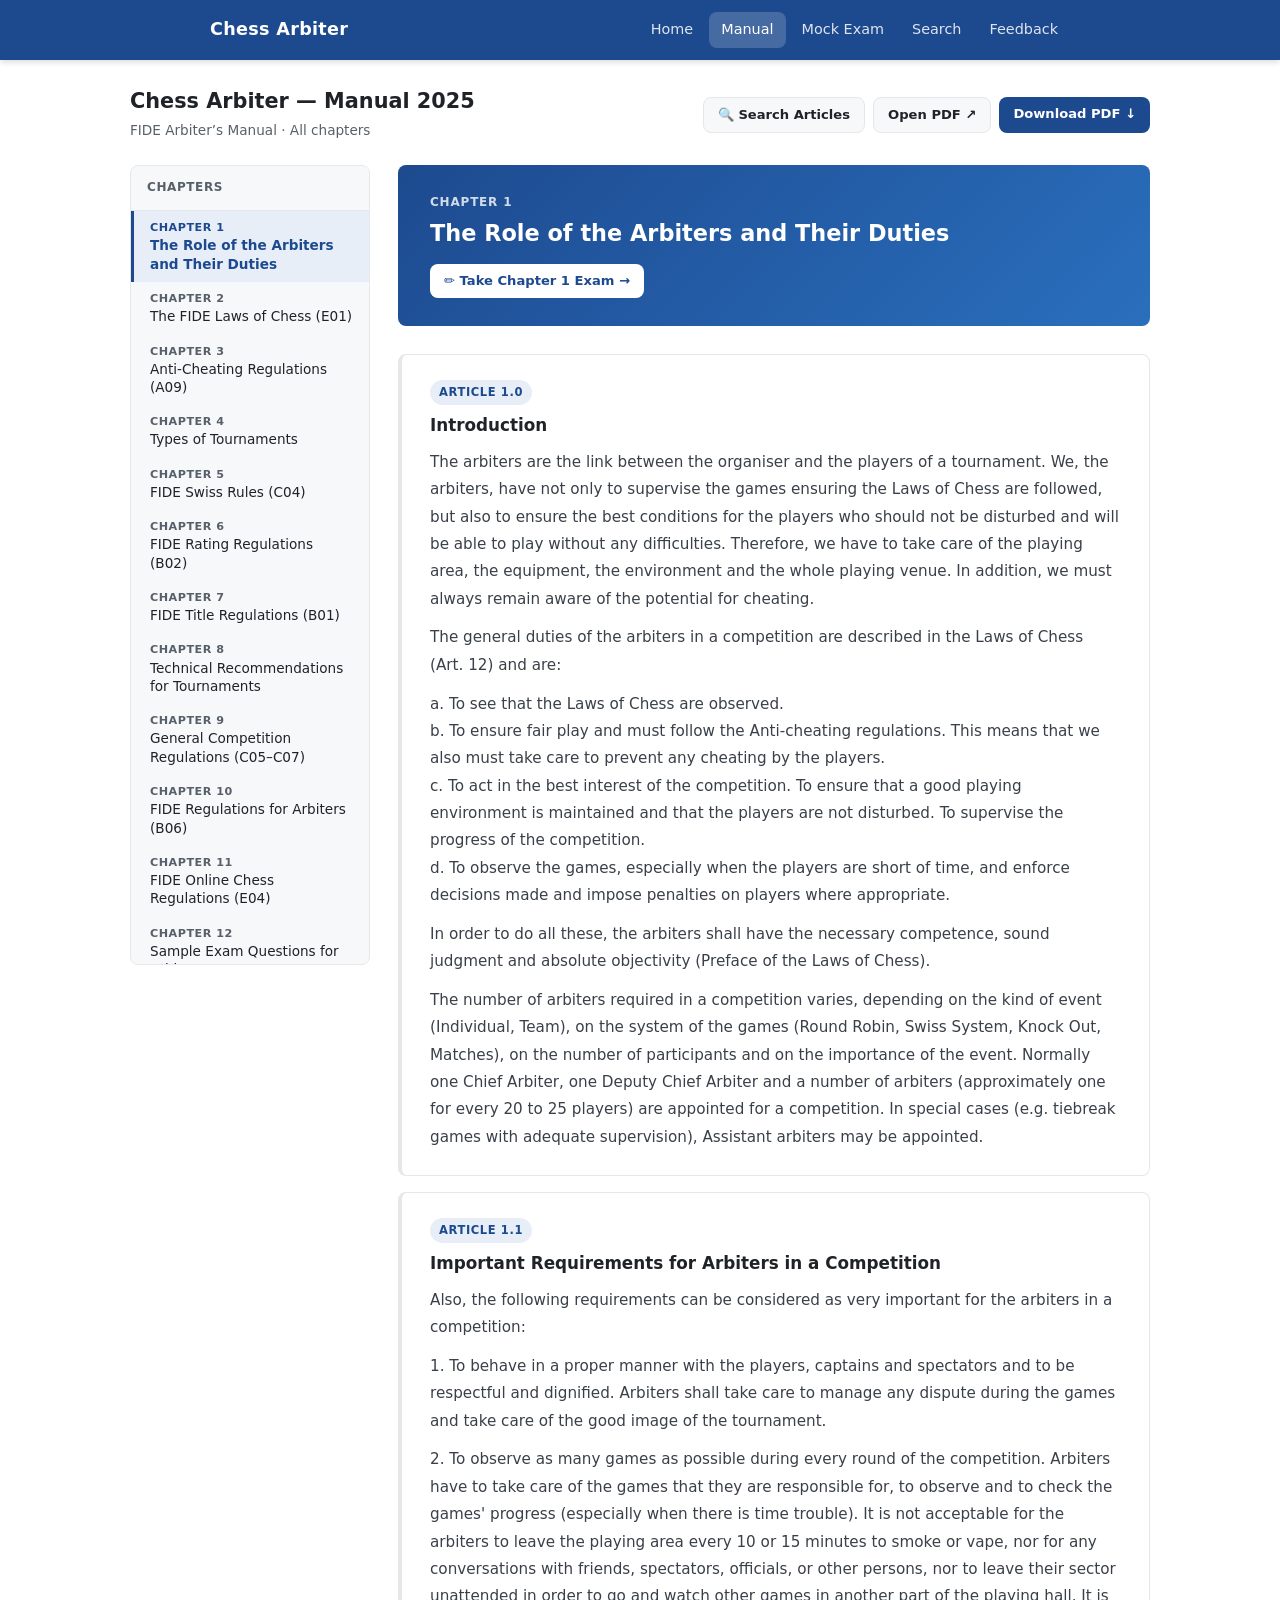
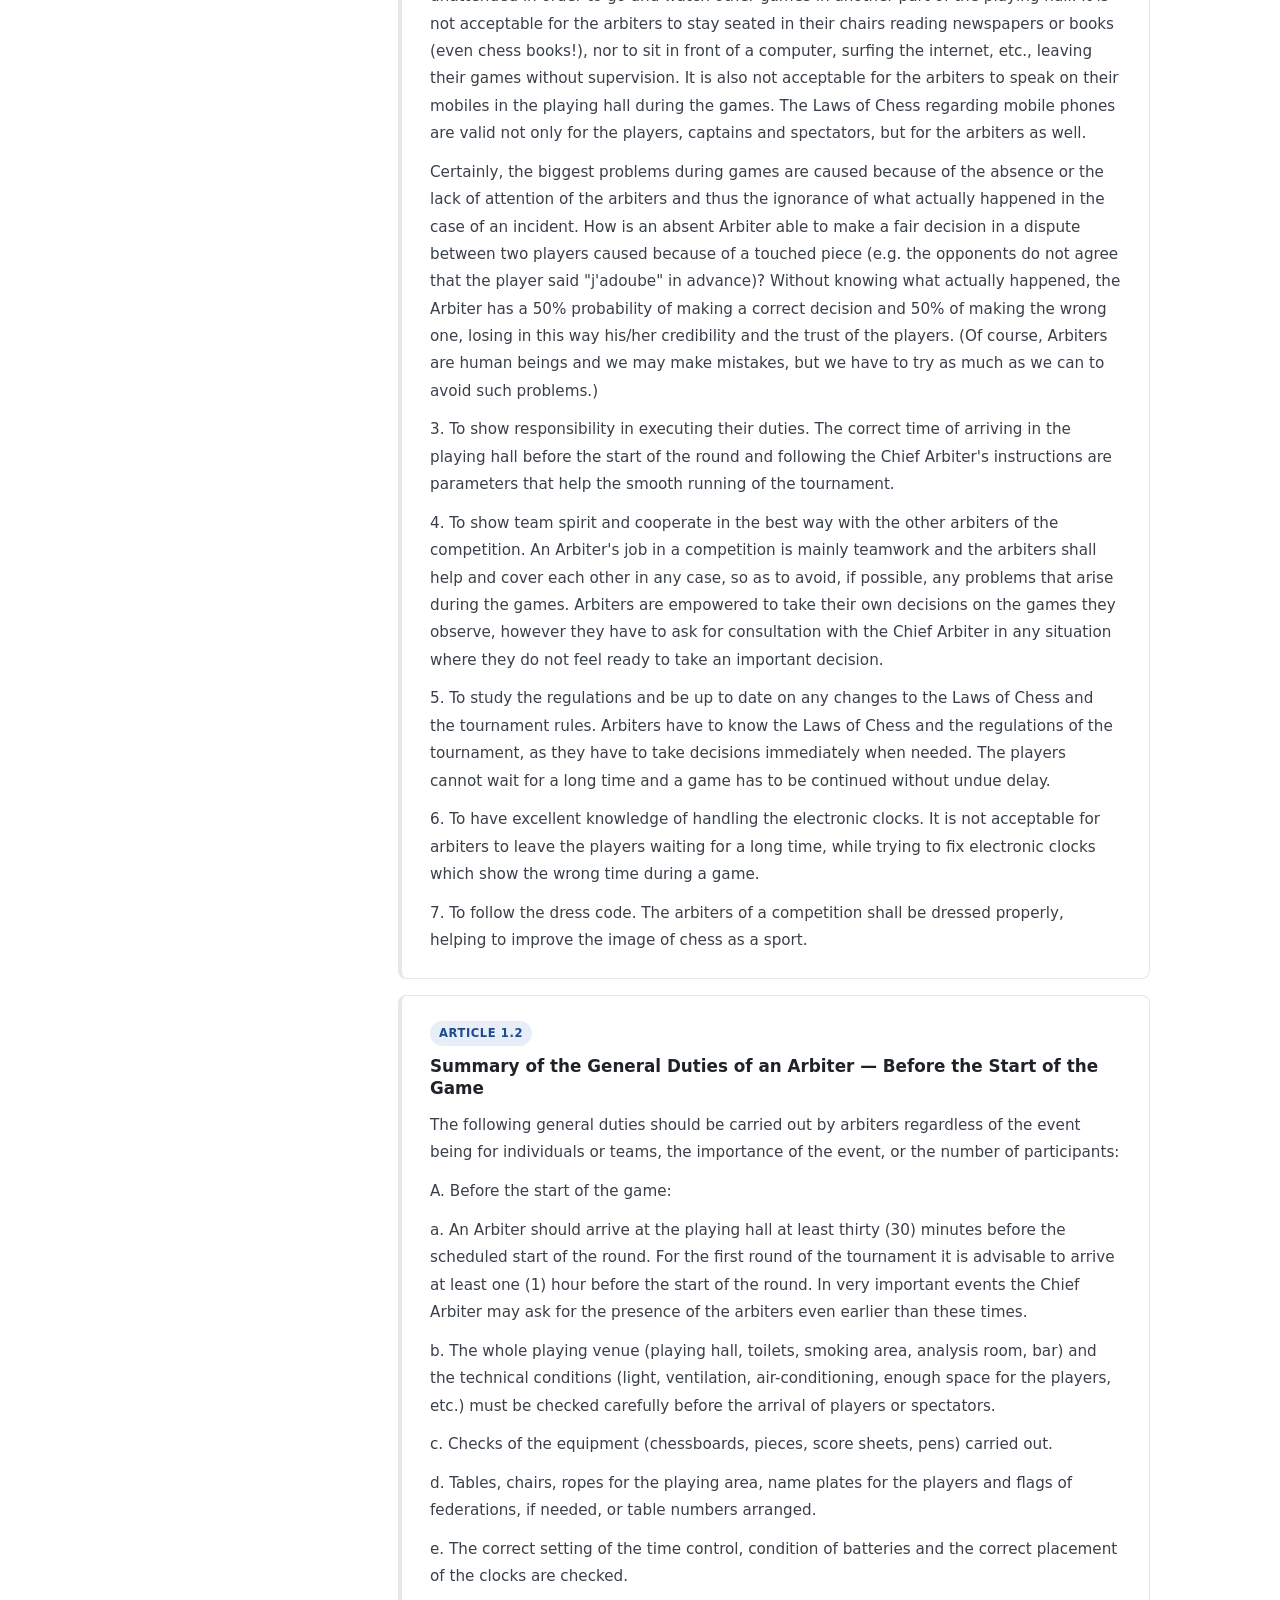
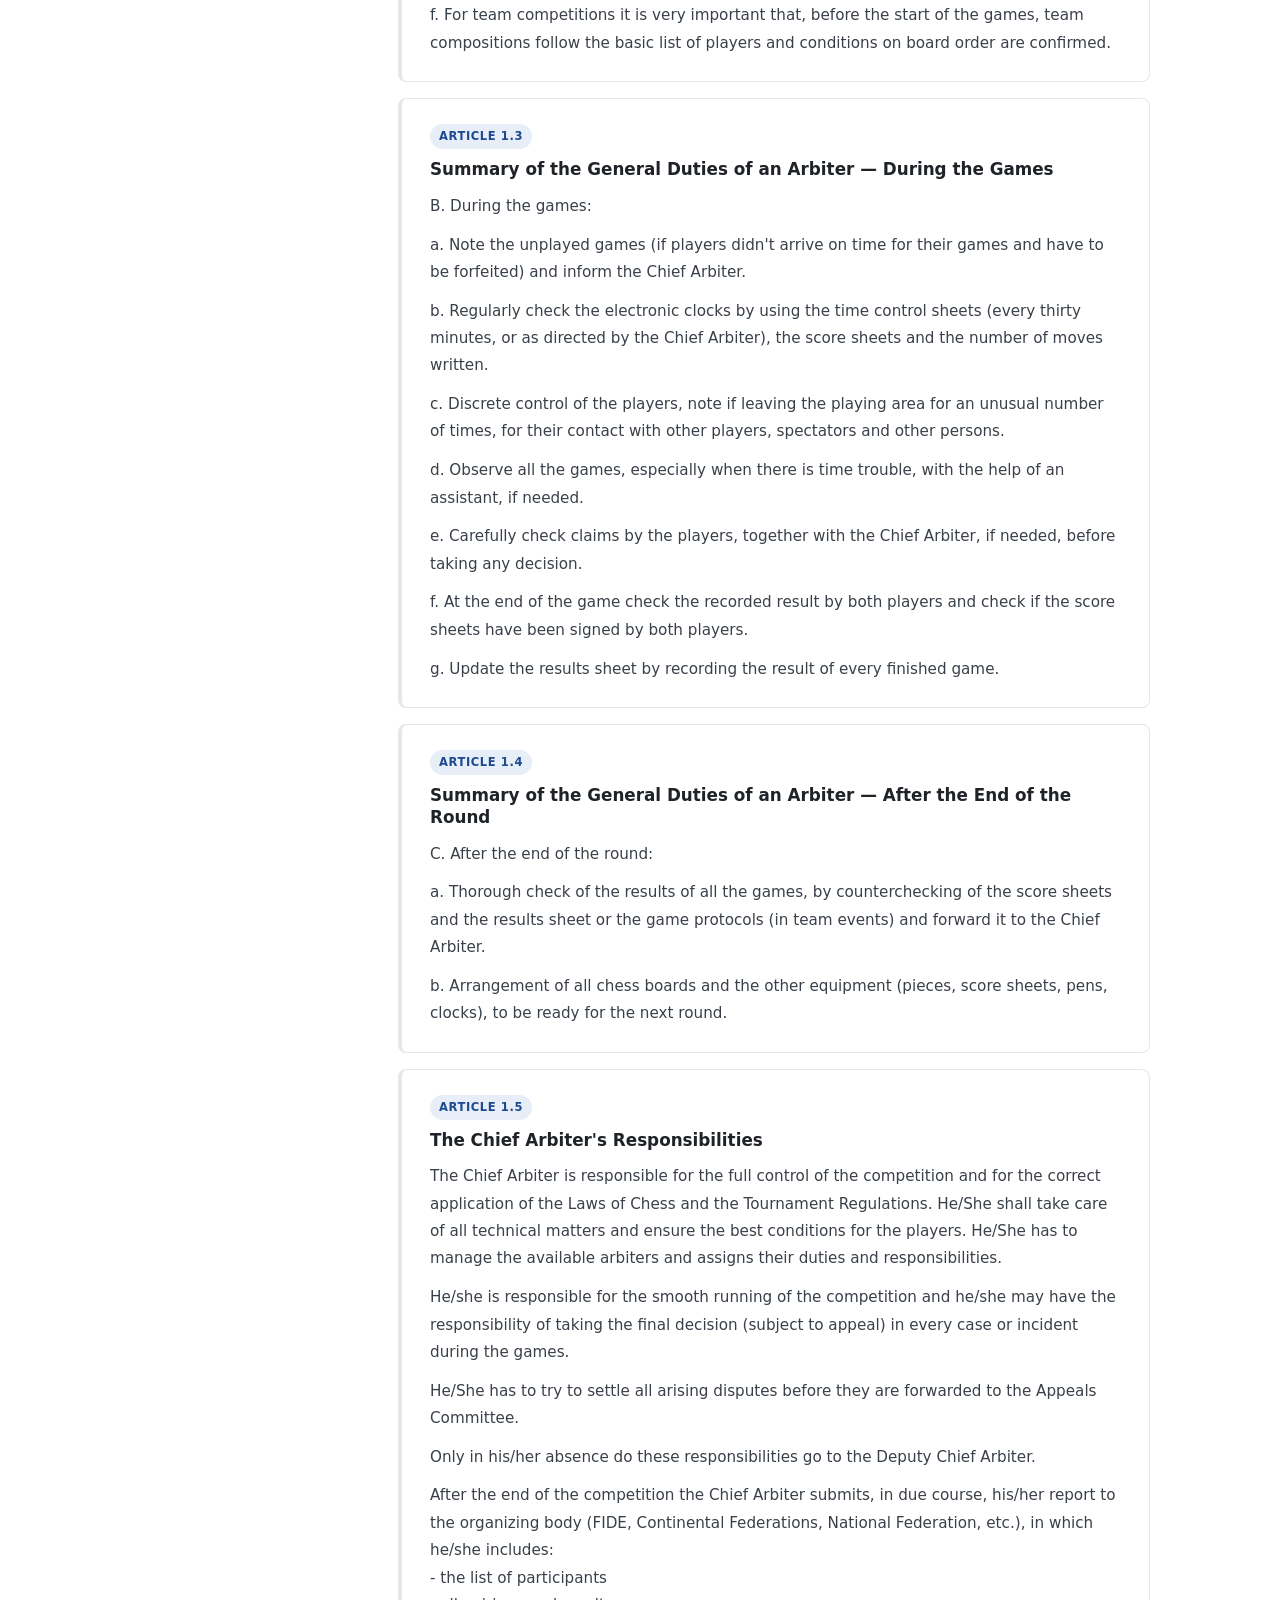
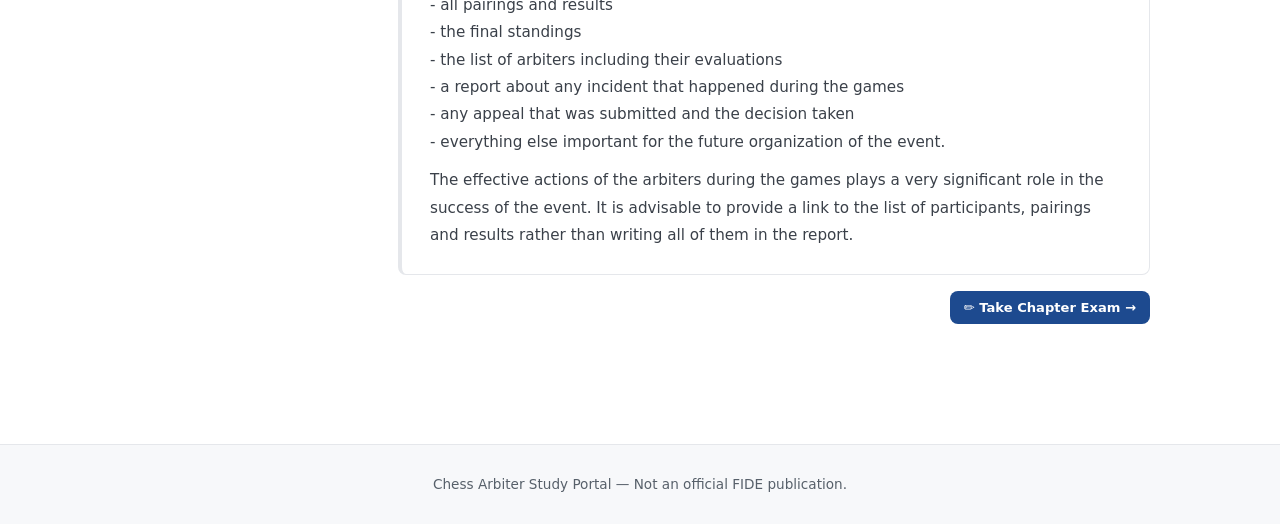
<file: manual.html>
<!DOCTYPE html>
<html lang="en">
<head>
  <meta charset="UTF-8">
  <meta name="viewport" content="width=device-width, initial-scale=1.0">
  <title>Manual – Chess Arbiter</title>
  <link rel="stylesheet" href="css/style.css?v=3">
  <style>
    /* ── Reading pane overrides ─────────────────────────────── */
    .reader-layout {
      display: grid;
      grid-template-columns: 240px 1fr;
      gap: 28px;
      align-items: start;
      margin-top: 0;
    }

    /* Sidebar */
    .reader-sidebar {
      position: sticky;
      top: 76px;
      background: var(--surface);
      border: 1px solid var(--border);
      border-radius: var(--radius);
      overflow: hidden;
      max-height: calc(100vh - 100px);
      display: flex;
      flex-direction: column;
    }
    .reader-sidebar-head {
      padding: 12px 16px;
      font-size: .75rem;
      font-weight: 700;
      text-transform: uppercase;
      letter-spacing: .6px;
      color: var(--muted);
      border-bottom: 1px solid var(--border);
      background: var(--surface);
      flex-shrink: 0;
    }
    .reader-sidebar-body {
      overflow-y: auto;
      flex: 1;
    }
    .reader-sidebar-body a {
      display: block;
      padding: 9px 16px;
      font-size: .85rem;
      color: var(--text);
      border-left: 3px solid transparent;
      line-height: 1.35;
      transition: background .1s, border-color .1s;
    }
    .reader-sidebar-body a:hover {
      background: var(--accent-lt);
      color: var(--accent);
      text-decoration: none;
    }
    .reader-sidebar-body a.active {
      background: var(--accent-lt);
      color: var(--accent);
      border-left-color: var(--accent);
      font-weight: 600;
      text-decoration: none;
    }
    .reader-sidebar-body a .ch-num {
      display: block;
      font-size: .7rem;
      font-weight: 700;
      text-transform: uppercase;
      letter-spacing: .5px;
      color: var(--muted);
      margin-bottom: 1px;
    }
    .reader-sidebar-body a.active .ch-num { color: var(--accent); }

    /* Content pane */
    .reader-content {
      min-width: 0;
    }
    .reader-chapter-banner {
      background: linear-gradient(135deg, #1d4a8f 0%, #2a6fbd 100%);
      color: #fff;
      border-radius: var(--radius);
      padding: 28px 32px;
      margin-bottom: 28px;
    }
    .reader-chapter-banner .ch-label {
      font-size: .75rem;
      font-weight: 700;
      text-transform: uppercase;
      letter-spacing: .8px;
      opacity: .8;
      margin-bottom: 6px;
    }
    .reader-chapter-banner h2 {
      font-size: 1.4rem;
      font-weight: 700;
      margin-bottom: 16px;
      line-height: 1.3;
    }

    /* Article cards */
    .article-card {
      background: var(--bg);
      border: 1px solid var(--border);
      border-radius: var(--radius);
      padding: 24px 28px;
      margin-bottom: 16px;
      border-left: 4px solid var(--border);
      transition: border-left-color .2s;
    }
    .article-card:hover {
      border-left-color: var(--accent);
    }
    .article-card .art-tag {
      display: inline-block;
      background: var(--accent-lt);
      color: var(--accent);
      font-size: .72rem;
      font-weight: 700;
      text-transform: uppercase;
      letter-spacing: .6px;
      padding: 3px 9px;
      border-radius: 20px;
      margin-bottom: 10px;
    }
    .article-card h3 {
      font-size: 1.05rem;
      font-weight: 700;
      margin-bottom: 12px;
      color: var(--text);
    }
    .article-card .art-body {
      font-size: .95rem;
      line-height: 1.8;
      color: #3a4049;
    }
    .article-card .art-body p { margin-bottom: .75em; }
    .article-card .art-body p:last-child { margin-bottom: 0; }

    @media (max-width: 700px) {
      .reader-layout { grid-template-columns: 1fr; }
      .reader-sidebar { position: static; max-height: none; }
      .reader-chapter-banner { padding: 20px; }
      .article-card { padding: 18px 16px; }
    }
  </style>
</head>
<body>

<!-- ── Header ────────────────────────────────────────────────────────────── -->
<header class="site-header">
  <div class="header-inner">
    <div class="site-logo">
      <a href="index.html" style="color:#fff;text-decoration:none"><strong>Chess Arbiter</strong></a>
    </div>
    <button class="nav-toggle" aria-label="Toggle navigation">
      <span></span><span></span><span></span>
    </button>
    <nav class="nav-links">
      <a href="index.html">Home</a>
      <a href="manual.html" class="active">Manual</a>
      <a href="exam.html">Mock Exam</a>
      <a href="search.html">Search</a>
      <a href="feedback.html">Feedback</a>
    </nav>
  </div>
</header>

<!-- ── Page ──────────────────────────────────────────────────────────────── -->
<main class="container" style="padding-top:28px;padding-bottom:60px;max-width:1060px;">

  <div style="display:flex;align-items:center;justify-content:space-between;
              margin-bottom:24px;flex-wrap:wrap;gap:10px;">
    <div>
      <h1 style="font-size:1.3rem;font-weight:700;">
        <strong>Chess Arbiter</strong> &mdash; Manual 2025
      </h1>
      <p style="color:var(--muted);font-size:.85rem;margin-top:4px;">
        FIDE Arbiter&rsquo;s Manual · All chapters
      </p>
    </div>
    <div style="display:flex;gap:8px;flex-wrap:wrap;">
      <a href="search.html" class="btn btn-secondary btn-sm">🔍 Search Articles</a>
      <a href="data/Arbiters_Manual_2025.pdf" target="_blank" rel="noopener"
         class="btn btn-secondary btn-sm">Open PDF ↗</a>
      <a href="data/Arbiters_Manual_2025.pdf" download class="btn btn-primary btn-sm">Download PDF ↓</a>
    </div>
  </div>

  <div class="reader-layout">

    <!-- ── Sidebar ── -->
    <nav class="reader-sidebar" id="chapter-sidebar">
      <div class="reader-sidebar-head">Chapters</div>
      <div class="reader-sidebar-body" id="sidebar-links">
        <div class="loading-wrap" style="padding:20px;"><div class="spinner"></div></div>
      </div>
    </nav>

    <!-- ── Content ── -->
    <div class="reader-content" id="chapter-content">
      <div class="loading-wrap"><div class="spinner"></div><p>Loading…</p></div>
    </div>

  </div>
</main>

<!-- ── Footer ────────────────────────────────────────────────────────────── -->
<footer class="site-footer">
  <p>Chess Arbiter Study Portal &mdash; Not an official FIDE publication.</p>
</footer>

<script src="js/app.js"></script>
<script>
// ── Helpers ────────────────────────────────────────────────────────────────
const sidebarLinks = document.getElementById('sidebar-links');
const content      = document.getElementById('chapter-content');

function escHtml(s) {
  return String(s)
    .replace(/&/g,'&amp;').replace(/</g,'&lt;')
    .replace(/>/g,'&gt;').replace(/"/g,'&quot;');
}

function formatContent(s) {
  // Escape, then restore paragraph and line-break structure
  return escHtml(s)
    .replace(/\n\n/g, '</p><p>')
    .replace(/\n/g, '<br>');
}

async function fetchJSON(url) {
  const r = await fetch(url);
  if (!r.ok) throw new Error('HTTP ' + r.status + ' — ' + url);
  return r.json();
}

// ── Load & render a chapter ────────────────────────────────────────────────
async function loadChapter(file, examFile, chapterId) {
  content.innerHTML = '<div class="loading-wrap"><div class="spinner"></div><p>Loading chapter…</p></div>';
  const ch = await fetchJSON(file);

  const articlesHtml = ch.articles.map(art => `
    <div class="article-card" id="art-${art.article.replace(/\./g,'-')}">
      <span class="art-tag">Article ${escHtml(art.article)}</span>
      <h3>${escHtml(art.heading)}</h3>
      <div class="art-body"><p>${formatContent(art.content)}</p></div>
    </div>
  `).join('');

  content.innerHTML = `
    <div class="reader-chapter-banner">
      <div class="ch-label">Chapter ${escHtml(String(ch.chapter))}</div>
      <h2>${escHtml(ch.title)}</h2>
      <a href="exam.html?file=${encodeURIComponent(examFile)}&title=${encodeURIComponent(ch.title)}"
         class="btn btn-white btn-sm">✏️ Take Chapter ${escHtml(String(ch.chapter))} Exam →</a>
    </div>
    ${articlesHtml}
    <p style="margin-top:8px;text-align:right;">
      <a href="exam.html?file=${encodeURIComponent(examFile)}&title=${encodeURIComponent(ch.title)}"
         class="btn btn-primary btn-sm">✏️ Take Chapter Exam →</a>
    </p>
  `;

  // Mark chapter as studied in progress tracker
  if (chapterId && window.FideApp) {
    window.FideApp.markChapterStudied(chapterId);
  }
}

// ── Init ───────────────────────────────────────────────────────────────────
async function init() {
  const index = await fetchJSON('data/index.json');

  // Build sidebar
  sidebarLinks.innerHTML = index.chapters.map(ch => `
    <a href="#" data-file="${ch.file}" data-exam="${ch.exam}" data-id="${ch.id}">
      <span class="ch-num">Chapter ${ch.id}</span>${escHtml(ch.title)}
    </a>
  `).join('');

  // Determine which chapter to open: ?chapter=N param, else first
  const params     = new URLSearchParams(location.search);
  const chParam    = parseInt(params.get('chapter'), 10);
  const allLinks   = Array.from(sidebarLinks.querySelectorAll('a[data-file]'));
  const targetLink = (chParam && allLinks.find(a => parseInt(a.dataset.id) === chParam))
                     || allLinks[0];

  function activateLink(link) {
    allLinks.forEach(a => a.classList.remove('active'));
    link.classList.add('active');
    // Keep it in view in sidebar
    link.scrollIntoView({ block: 'nearest' });
  }

  if (targetLink) {
    activateLink(targetLink);
    await loadChapter(targetLink.dataset.file, targetLink.dataset.exam, targetLink.dataset.id);
    // Scroll to hash anchor if present (e.g. #art-7 from search deep link)
    if (location.hash) {
      const el = document.querySelector(location.hash);
      if (el) el.scrollIntoView({ behavior: 'smooth', block: 'start' });
    }
  }

  // Sidebar click handler
  sidebarLinks.addEventListener('click', async function(e) {
    const link = e.target.closest('a[data-file]');
    if (!link) return;
    e.preventDefault();
    activateLink(link);
    // Update URL without reload
    history.replaceState(null, '', '?chapter=' + link.dataset.id);
    await loadChapter(link.dataset.file, link.dataset.exam, link.dataset.id).catch(showError);
    window.scrollTo({ top: 0, behavior: 'smooth' });
  });
}

function showError(err) {
  content.innerHTML = `
    <div style="padding:28px;color:var(--danger);border:1px solid var(--danger-lt);
                background:var(--danger-lt);border-radius:var(--radius);">
      <strong>Error loading chapter:</strong> ${escHtml(err.message)}<br><br>
      <small>Make sure you are running via a local server
             (<code>python start-server.py</code>), not by opening the file directly.</small>
    </div>`;
}

init().catch(showError);
</script>

</body>
</html>
</file>
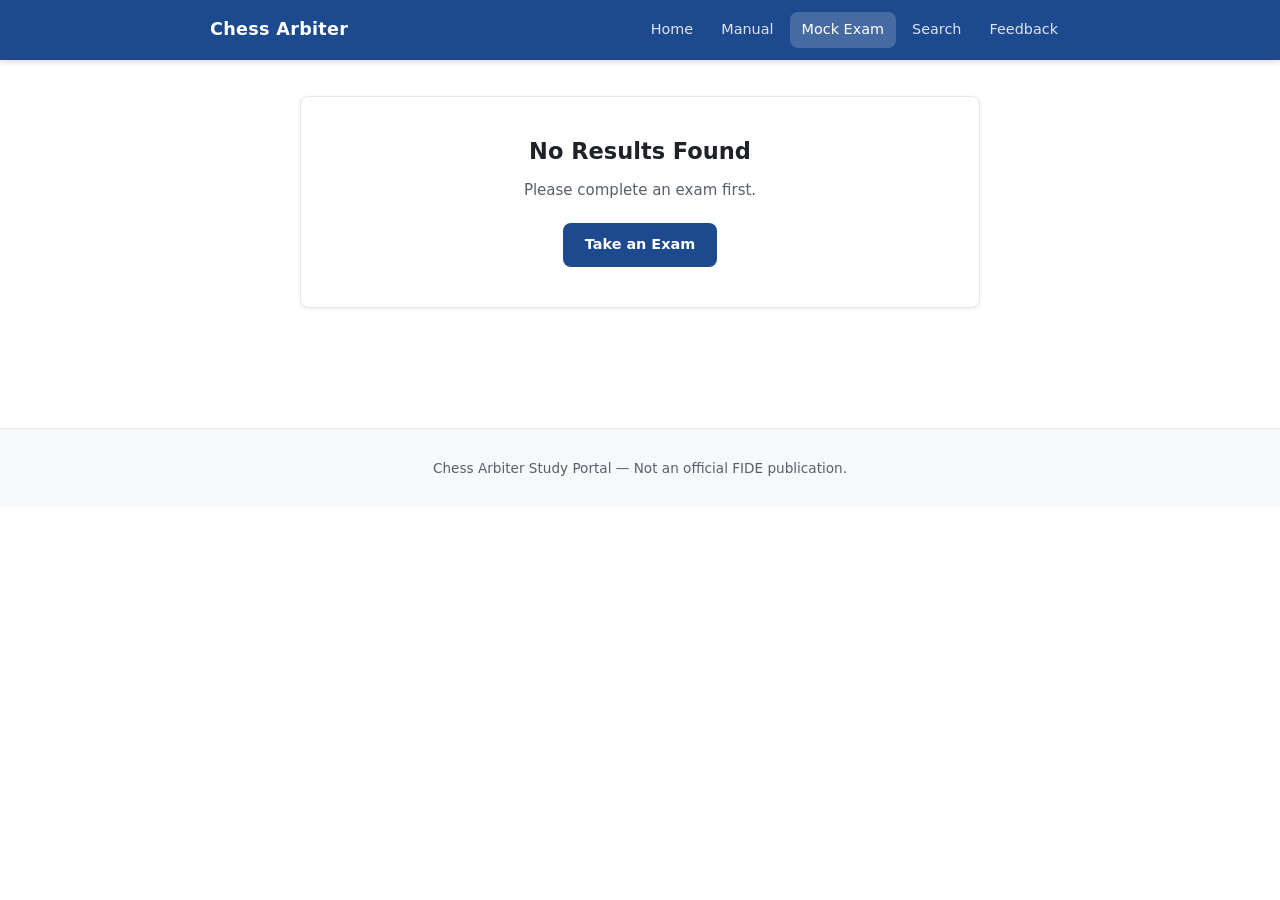
<file: results.html>
<!DOCTYPE html>
<html lang="en">
<head>
  <meta charset="UTF-8">
  <meta name="viewport" content="width=device-width, initial-scale=1.0">
  <title>Exam Results – Chess Arbiter</title>
  <link rel="stylesheet" href="css/style.css">
</head>
<body>

<!-- ── Header ────────────────────────────────────────────────────────────── -->
<header class="site-header">
  <div class="header-inner">
    <div class="site-logo"><a href="index.html" style="color:#fff;text-decoration:none"><strong>Chess Arbiter</strong></a></div>
    <button class="nav-toggle" aria-label="Toggle navigation">
      <span></span><span></span><span></span>
    </button>
    <nav class="nav-links">
      <a href="index.html">Home</a>
      <a href="manual.html">Manual</a>
      <a href="exam.html" class="active">Mock Exam</a>
      <a href="search.html">Search</a>
      <a href="feedback.html">Feedback</a>
    </nav>
  </div>
</header>

<!-- ── Results ───────────────────────────────────────────────────────────── -->
<main class="container" style="max-width:720px;padding-top:36px;padding-bottom:60px;">
  <div id="results-wrap">
    <div class="loading-wrap"><div class="spinner"></div><p>Calculating results…</p></div>
  </div>
</main>

<!-- ── Footer ────────────────────────────────────────────────────────────── -->
<footer class="site-footer">
  <p>Chess Arbiter Study Portal &mdash; Not an official FIDE publication.</p>
</footer>

<script src="js/app.js"></script>
<script>
(function() {
  const { loadExamState, escHtml } = window.FideApp;
  const wrap = document.getElementById('results-wrap');

  const data = loadExamState('examResult');
  if (!data) {
    wrap.innerHTML = `
      <div class="card" style="text-align:center;padding:40px">
        <h2 style="margin-bottom:12px">No Results Found</h2>
        <p style="color:var(--muted);margin-bottom:20px">Please complete an exam first.</p>
        <a href="exam.html" class="btn btn-primary">Take an Exam</a>
      </div>`;
    return;
  }

  const { title, questions, answers, timeTaken, examKey } = data;
  const total   = questions.length;
  let   correct = 0;

  questions.forEach(q => {
    if (answers[q.id] === q.correct) correct++;
  });

  const score    = Math.round((correct / total) * 100);
  const passed   = score >= 75;  // 75% pass mark

  // Track progress
  if (examKey) {
    const { markExamAttempted } = window.FideApp;
    markExamAttempted(examKey, score);
  }
  const mins     = Math.floor(timeTaken / 60);
  const secs     = timeTaken % 60;
  const timeStr  = mins > 0 ? `${mins}m ${secs}s` : `${secs}s`;

  // ── Summary ──
  wrap.innerHTML = `
    <div class="card" style="margin-bottom:28px;">
      <div class="result-summary">
        <div class="score-circle ${passed ? 'score-pass' : 'score-fail'}">${score}%</div>
        <h2 style="margin-bottom:8px;">${passed ? '🎉 Passed!' : '📚 Keep Studying'}</h2>
        <p style="color:var(--muted);">${title}</p>
        <div style="display:flex;gap:24px;justify-content:center;margin-top:20px;flex-wrap:wrap;">
          <div style="text-align:center;">
            <div style="font-size:1.6rem;font-weight:700;color:var(--success)">${correct}</div>
            <div style="font-size:.82rem;color:var(--muted);">Correct</div>
          </div>
          <div style="text-align:center;">
            <div style="font-size:1.6rem;font-weight:700;color:var(--danger)">${total - correct}</div>
            <div style="font-size:.82rem;color:var(--muted);">Incorrect</div>
          </div>
          <div style="text-align:center;">
            <div style="font-size:1.6rem;font-weight:700;color:var(--accent)">${total}</div>
            <div style="font-size:.82rem;color:var(--muted);">Total</div>
          </div>
          <div style="text-align:center;">
            <div style="font-size:1.6rem;font-weight:700;color:var(--text)">${timeStr}</div>
            <div style="font-size:.82rem;color:var(--muted);">Time Taken</div>
          </div>
        </div>
        <p style="font-size:.85rem;color:var(--muted);margin-top:16px;">
          Pass mark: 75% &mdash; You scored ${score}%
          ${passed ? '✅ Well done!' : '— Aim for 75% or higher'}
        </p>
      </div>
      <div style="display:flex;gap:10px;justify-content:center;flex-wrap:wrap;margin-top:4px;">
        <a href="exam.html" class="btn btn-primary">Retake Exam</a>
        <a href="manual.html" class="btn btn-secondary">Review Manual</a>
        <a href="index.html" class="btn btn-secondary">Home</a>
      </div>
    </div>

    <!-- Detailed breakdown -->
    <div class="result-breakdown">
      <h3 style="margin-bottom:16px;">Question Breakdown</h3>
      ${questions.map((q, i) => {
        const chosen    = answers[q.id];
        const isCorrect = chosen === q.correct;
        const chosenOpt = q.options.find(o => o.id === chosen);
        const correctOpt= q.options.find(o => o.id === q.correct);

        return `
          <div class="result-item ${isCorrect ? 'correct' : 'wrong'}">
            <div style="display:flex;align-items:center;gap:10px;margin-bottom:8px;">
              <span style="font-size:1.1rem;">${isCorrect ? '✅' : '❌'}</span>
              <span style="font-size:.8rem;color:var(--muted)">Q${i + 1} &middot; Article ${escHtml(q.article)} &middot; <span class="badge badge-${q.difficulty}">${q.difficulty}</span></span>
            </div>
            <p style="font-weight:600;margin-bottom:10px;">${escHtml(q.text)}</p>
            ${!isCorrect ? `
              <p style="font-size:.88rem;color:var(--danger);margin-bottom:4px;">
                Your answer: <strong>${chosenOpt ? escHtml(chosenOpt.text) : 'Not answered'}</strong>
              </p>
              <p style="font-size:.88rem;color:var(--success);margin-bottom:10px;">
                Correct answer: <strong>${correctOpt ? escHtml(correctOpt.text) : ''}</strong>
              </p>
            ` : `
              <p style="font-size:.88rem;color:var(--success);margin-bottom:10px;">
                Your answer: <strong>${chosenOpt ? escHtml(chosenOpt.text) : ''}</strong> ✓
              </p>
            `}
            <div class="explanation-box">
              <strong>Explanation</strong>
              ${escHtml(q.explanation)}
            </div>
          </div>`;
      }).join('')}
    </div>`;
})();
</script>

</body>
</html>
</file>
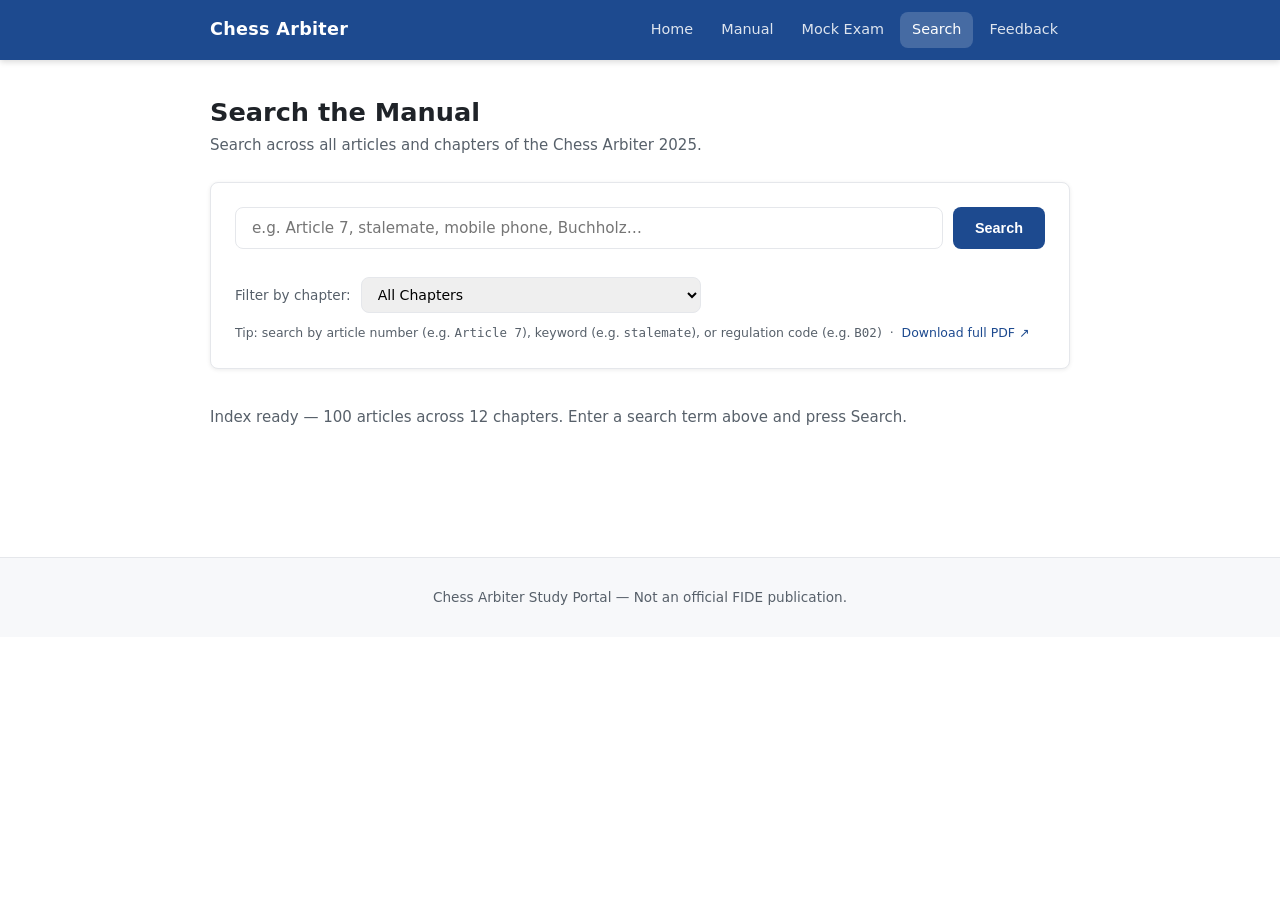
<file: search.html>
<!DOCTYPE html>
<html lang="en">
<head>
  <meta charset="UTF-8">
  <meta name="viewport" content="width=device-width, initial-scale=1.0">
  <title>Search – Chess Arbiter</title>
  <link rel="stylesheet" href="css/style.css?v=3">
</head>
<body>

<!-- ── Header ────────────────────────────────────────────────────────────── -->
<header class="site-header">
  <div class="header-inner">
    <div class="site-logo">
      <a href="index.html" style="color:#fff;text-decoration:none"><strong>Chess Arbiter</strong></a>
    </div>
    <button class="nav-toggle" aria-label="Toggle navigation">
      <span></span><span></span><span></span>
    </button>
    <nav class="nav-links">
      <a href="index.html">Home</a>
      <a href="manual.html">Manual</a>
      <a href="exam.html">Mock Exam</a>
      <a href="search.html" class="active">Search</a>
      <a href="feedback.html">Feedback</a>
    </nav>
  </div>
</header>

<!-- ── Page ──────────────────────────────────────────────────────────────── -->
<main class="container" style="padding-top:36px;padding-bottom:60px;">

  <div class="section-header" style="margin-bottom:24px;">
    <h1 style="font-size:1.6rem;">Search the Manual</h1>
    <p>Search across all articles and chapters of the Chess Arbiter 2025.</p>
  </div>

  <div class="card" style="margin-bottom:28px;">
    <div class="search-bar">
      <input type="text" id="search-input"
             placeholder="e.g. Article 7, stalemate, mobile phone, Buchholz…"
             autocomplete="off">
      <button class="btn btn-primary" id="search-btn">Search</button>
    </div>

    <div style="display:flex;gap:10px;margin-top:12px;align-items:center;flex-wrap:wrap;">
      <label style="font-size:.85rem;color:var(--muted);white-space:nowrap;">Filter by chapter:</label>
      <select id="chapter-filter"
              style="padding:8px 12px;border:1px solid var(--border);border-radius:var(--radius);
                     font-family:inherit;font-size:.88rem;outline:none;cursor:pointer;flex:1;max-width:340px;">
        <option value="">All Chapters</option>
      </select>
    </div>

    <p style="font-size:.78rem;color:var(--muted);margin-top:10px;">
      Tip: search by article number (e.g. <code>Article 7</code>), keyword (e.g. <code>stalemate</code>),
      or regulation code (e.g. <code>B02</code>) &nbsp;·&nbsp;
      <a href="data/Arbiters_Manual_2025.pdf" target="_blank" rel="noopener">Download full PDF ↗</a>
    </p>
  </div>

  <div id="search-results">
    <div class="loading-wrap"><div class="spinner"></div><p>Loading search index…</p></div>
  </div>

</main>

<!-- ── Footer ────────────────────────────────────────────────────────────── -->
<footer class="site-footer">
  <p>Chess Arbiter Study Portal &mdash; Not an official FIDE publication.</p>
</footer>

<script>
// ── Helpers ────────────────────────────────────────────────────────────────
document.querySelector('.nav-toggle').addEventListener('click', function() {
  document.querySelector('.nav-links').classList.toggle('open');
});

function escHtml(str) {
  return String(str)
    .replace(/&/g,'&amp;').replace(/</g,'&lt;')
    .replace(/>/g,'&gt;').replace(/"/g,'&quot;');
}

async function fetchJSON(url) {
  const res = await fetch(url);
  if (!res.ok) throw new Error('HTTP ' + res.status + ' — ' + url);
  return res.json();
}

// ── State ──────────────────────────────────────────────────────────────────
var allDocs = [];   // flat array of {chapterNum, chapterTitle, article, heading, content, examFile}

var searchInput   = document.getElementById('search-input');
var searchBtn     = document.getElementById('search-btn');
var resultsWrap   = document.getElementById('search-results');
var chapterFilter = document.getElementById('chapter-filter');

// ── Build index: fetch all chapter JSONs ───────────────────────────────────
async function buildIndex() {
  resultsWrap.innerHTML = '<div class="loading-wrap"><div class="spinner"></div><p>Loading search index…</p></div>';

  var idx = await fetchJSON('data/index.json');

  // Populate chapter filter dropdown
  chapterFilter.innerHTML = '<option value="">All Chapters</option>' +
    idx.chapters.map(function(ch) {
      return '<option value="' + ch.id + '">Chapter ' + ch.id + ': ' + escHtml(ch.title) + '</option>';
    }).join('');

  // Fetch all chapters in parallel
  var chapters = await Promise.all(idx.chapters.map(function(ch) {
    return fetchJSON(ch.file).then(function(data) {
      return { meta: ch, data: data };
    });
  }));

  // Build flat doc store
  allDocs = [];
  chapters.forEach(function(c) {
    c.data.articles.forEach(function(art) {
      allDocs.push({
        chapterNum:   c.data.chapter,
        chapterTitle: c.data.title,
        chapterFile:  c.meta.file,
        examFile:     c.meta.exam,
        article:      art.article,
        heading:      art.heading,
        content:      art.content
      });
    });
  });

  var total = allDocs.length;
  resultsWrap.innerHTML =
    '<p style="color:var(--muted);padding:8px 0">Index ready — ' +
    total + ' articles across ' + idx.chapters.length + ' chapters. ' +
    'Enter a search term above and press Search.</p>';
}

// ── Plain-text multi-word search ───────────────────────────────────────────
// Splits query into words. A doc must contain ALL words (case-insensitive)
// anywhere across: article number, heading, content.
// Scores by how many words hit the heading (higher) vs content (lower).
function doSearch() {
  var rawQuery = searchInput.value.trim();
  var filter   = chapterFilter.value;

  if (!rawQuery) {
    resultsWrap.innerHTML = '<p class="no-results">Please enter a search term.</p>';
    return;
  }
  if (allDocs.length === 0) {
    resultsWrap.innerHTML = '<p class="no-results">Index not ready yet — please wait a moment.</p>';
    return;
  }

  // Split into individual words; drop empties
  var words = rawQuery.toLowerCase().split(/\s+/).filter(Boolean);

  var scored = [];

  allDocs.forEach(function(doc) {
    // Apply chapter filter
    if (filter && doc.chapterNum !== parseInt(filter, 10)) return;

    var artLower     = doc.article.toLowerCase();
    var headingLower = doc.heading.toLowerCase();
    var contentLower = doc.content.toLowerCase();

    // Searchable string: "article X.X heading content"
    // We also include "article 7" expansion: if article is "7.5", we also
    // match against the bare chapter prefix "7"
    var artPrefix = artLower.split('.')[0];  // "7" from "7.5"

    var score = 0;
    var allMatch = words.every(function(w) {
      var inArt     = artLower.includes(w) || artPrefix === w;
      var inHeading = headingLower.includes(w);
      var inContent = contentLower.includes(w);
      if (inArt)     score += 15;
      if (inHeading) score += 10;
      if (inContent) score += 1;
      return inArt || inHeading || inContent;
    });

    if (allMatch) scored.push({ doc: doc, score: score });
  });

  // Sort by score descending
  scored.sort(function(a, b) { return b.score - a.score; });

  if (scored.length === 0) {
    resultsWrap.innerHTML =
      '<div class="no-results"><p>No results for "<strong>' + escHtml(rawQuery) +
      '</strong>".<br>Try: individual keywords, article numbers like <code>7.5</code> or <code>Article 7</code>, or regulation codes like <code>B02</code>.</p></div>';
    return;
  }

  resultsWrap.innerHTML =
    '<p style="font-size:.85rem;color:var(--muted);margin-bottom:16px">' +
    scored.length + ' article' + (scored.length !== 1 ? 's' : '') +
    ' matched "<strong>' + escHtml(rawQuery) + '</strong>"</p>' +
    scored.map(function(item) {
      var doc  = item.doc;
      // Snippet: find first word hit in content, show surrounding context
      var snip = makeSnippet(doc.content, words);
      var link = 'manual.html?chapter=' + doc.chapterNum +
                 '#art-' + doc.article.replace(/\./g, '-');
      return '<div class="search-result">' +
        '<h4>' + highlightWords('Article ' + escHtml(doc.article) + ' — ' + escHtml(doc.heading), words) + '</h4>' +
        '<p style="font-size:.78rem;color:var(--accent);margin-bottom:6px">' +
          'Chapter ' + doc.chapterNum + ': ' + escHtml(doc.chapterTitle) +
        '</p>' +
        '<p>' + highlightWords(escHtml(snip), words) + '</p>' +
        '<a href="' + link + '" class="btn btn-sm btn-outline" style="margin-top:10px">' +
          'View in Manual →' +
        '</a>' +
        '</div>';
    }).join('');
}

// Build a ~260-char snippet centred around the first keyword hit
function makeSnippet(text, words) {
  var lower = text.toLowerCase();
  var pos   = -1;
  for (var i = 0; i < words.length; i++) {
    var p = lower.indexOf(words[i]);
    if (p !== -1 && (pos === -1 || p < pos)) pos = p;
  }
  if (pos === -1) return text.slice(0, 260) + (text.length > 260 ? '…' : '');
  var start = Math.max(0, pos - 80);
  var end   = Math.min(text.length, pos + 180);
  return (start > 0 ? '…' : '') + text.slice(start, end) + (end < text.length ? '…' : '');
}

// Highlight all matched words in an already-escaped HTML string
function highlightWords(escapedHtml, words) {
  var result = escapedHtml;
  words.forEach(function(w) {
    // w is plain text; escape for regex
    var re = new RegExp('(' + w.replace(/[.*+?^${}()|[\]\\]/g, '\\$&') + ')', 'gi');
    result = result.replace(re, '<mark>$1</mark>');
  });
  return result;
}

searchBtn.addEventListener('click', doSearch);
searchInput.addEventListener('keydown', function(e) { if (e.key === 'Enter') doSearch(); });

// Auto-search from URL param e.g. search.html?q=stalemate
var urlQ = new URLSearchParams(location.search).get('q');
if (urlQ) searchInput.value = urlQ;

buildIndex().then(function() {
  if (urlQ) doSearch();
}).catch(function(err) {
  resultsWrap.innerHTML =
    '<div style="padding:20px;color:var(--danger);background:var(--danger-lt);border-radius:var(--radius)">' +
    '<strong>Failed to load index:</strong> ' + escHtml(err.message) + '<br><br>' +
    '<small>Run the site via: <code>python start-server.py</code></small></div>';
});
</script>

</body>
</html>
</file>
<file: css/style.css>
/* ============================================================
   FIDE Arbiter's Manual – Global Stylesheet
   ============================================================ */

/* --- Reset & Base ------------------------------------------ */
*, *::before, *::after { box-sizing: border-box; margin: 0; padding: 0; }

:root {
  --bg:        #ffffff;
  --surface:   #f7f8fa;
  --border:    #e5e7eb;
  --text:      #1f2328;
  --muted:     #57606a;
  --accent:    #1d4a8f;   /* FIDE blue */
  --accent-lt: #e8eef7;
  --success:   #1a7f37;
  --success-lt:#d4edda;
  --danger:    #cf222e;
  --danger-lt: #fce8e8;
  --warn:      #9a6700;
  --warn-lt:   #fff8c5;
  --radius:    8px;
  --shadow:    0 1px 4px rgba(0,0,0,.08);
  --font:      -apple-system, "Segoe UI", system-ui, sans-serif;
}

html { scroll-behavior: smooth; }

body {
  font-family: var(--font);
  font-size: 15px;
  line-height: 1.65;
  color: var(--text);
  background: var(--bg);
}

a { color: var(--accent); text-decoration: none; }
a:hover { text-decoration: underline; }

img { max-width: 100%; display: block; }

h1, h2, h3, h4 { line-height: 1.3; font-weight: 600; }

/* --- Layout ------------------------------------------------- */
.container { max-width: 900px; margin: 0 auto; padding: 0 20px; }

/* --- Header ------------------------------------------------- */
.site-header {
  background: var(--accent);
  color: #fff;
  padding: 0;
  position: sticky;
  top: 0;
  z-index: 100;
  box-shadow: 0 2px 6px rgba(0,0,0,.15);
}

.header-inner {
  max-width: 900px;
  margin: 0 auto;
  padding: 0 20px;
  display: flex;
  align-items: center;
  justify-content: space-between;
  height: 60px;
}

.site-logo {
  font-size: 1.1rem;
  font-weight: 700;
  color: #fff;
  letter-spacing: .3px;
}
.site-logo span { font-weight: 300; opacity: .85; }

.nav-links { display: flex; gap: 4px; }

.nav-links a {
  color: rgba(255,255,255,.85);
  padding: 6px 12px;
  border-radius: var(--radius);
  font-size: .9rem;
  transition: background .15s;
}
.nav-links a:hover,
.nav-links a.active { background: rgba(255,255,255,.18); color: #fff; text-decoration: none; }

/* hamburger (mobile) */
.nav-toggle { display: none; background: none; border: none; cursor: pointer; padding: 6px; }
.nav-toggle span {
  display: block; width: 22px; height: 2px;
  background: #fff; margin: 4px 0; border-radius: 2px; transition: .2s;
}

/* --- Hero --------------------------------------------------- */
.hero {
  background: linear-gradient(135deg, #1d4a8f 0%, #2a6fbd 100%);
  color: #fff;
  padding: 64px 20px;
  text-align: center;
}
.hero h1 { font-size: 2.2rem; margin-bottom: 12px; }
.hero p  { font-size: 1.05rem; opacity: .88; max-width: 560px; margin: 0 auto 28px; }

/* --- Buttons ------------------------------------------------ */
.btn {
  display: inline-block;
  padding: 10px 22px;
  border-radius: var(--radius);
  font-size: .9rem;
  font-weight: 600;
  cursor: pointer;
  border: none;
  transition: opacity .15s, transform .1s;
}
.btn:hover { opacity: .88; transform: translateY(-1px); text-decoration: none; }
.btn:active { transform: translateY(0); }

.btn-primary   { background: var(--accent);  color: #fff; }
.btn-secondary { background: var(--surface); color: var(--text); border: 1px solid var(--border); }
.btn-success   { background: var(--success); color: #fff; }
.btn-danger    { background: var(--danger);  color: #fff; }
.btn-outline   { background: transparent; color: var(--accent); border: 2px solid var(--accent); }
.btn-white     { background: #fff; color: var(--accent); }
.btn-lg        { padding: 13px 30px; font-size: 1rem; }
.btn-sm        { padding: 6px 14px;  font-size: .82rem; }

/* --- Cards -------------------------------------------------- */
.card {
  background: var(--bg);
  border: 1px solid var(--border);
  border-radius: var(--radius);
  padding: 24px;
  box-shadow: var(--shadow);
}

.card-grid {
  display: grid;
  grid-template-columns: repeat(auto-fill, minmax(260px, 1fr));
  gap: 20px;
  margin-top: 24px;
}

.chapter-card {
  border: 1px solid var(--border);
  border-radius: var(--radius);
  padding: 20px;
  background: var(--bg);
  transition: box-shadow .15s, transform .15s;
}
.chapter-card:hover { box-shadow: 0 4px 14px rgba(0,0,0,.1); transform: translateY(-2px); }
.chapter-card .chapter-num {
  font-size: .75rem;
  font-weight: 700;
  text-transform: uppercase;
  letter-spacing: .8px;
  color: var(--accent);
  margin-bottom: 6px;
}
.chapter-card h3 { font-size: 1rem; margin-bottom: 8px; }
.chapter-card p  { font-size: .88rem; color: var(--muted); margin-bottom: 16px; }
.chapter-card .card-actions { display: flex; gap: 8px; }

/* --- Section ----------------------------------------------- */
.section { padding: 48px 0; }
.section-alt { background: var(--surface); }

.section-header { margin-bottom: 24px; }
.section-header h2 { font-size: 1.5rem; }
.section-header p  { color: var(--muted); margin-top: 4px; }

/* --- Badge -------------------------------------------------- */
.badge {
  display: inline-block;
  padding: 2px 9px;
  border-radius: 20px;
  font-size: .75rem;
  font-weight: 600;
  text-transform: uppercase;
  letter-spacing: .4px;
}
.badge-easy   { background: var(--success-lt); color: var(--success); }
.badge-medium { background: var(--warn-lt);    color: var(--warn); }
.badge-hard   { background: var(--danger-lt);  color: var(--danger); }

/* --- Article Viewer ----------------------------------------- */
.article-list { list-style: none; }
.article-item {
  border-bottom: 1px solid var(--border);
  padding: 20px 0;
}
.article-item:last-child { border-bottom: none; }
.article-num {
  font-size: .8rem; font-weight: 700; color: var(--accent);
  text-transform: uppercase; letter-spacing: .5px; margin-bottom: 4px;
}
.article-heading { font-size: 1rem; font-weight: 600; margin-bottom: 8px; }
.article-content { color: var(--muted); font-size: .93rem; line-height: 1.7; }

/* --- Exam --------------------------------------------------- */
.exam-header {
  background: var(--accent);
  color: #fff;
  padding: 28px 24px;
  border-radius: var(--radius) var(--radius) 0 0;
}
.exam-header h2 { font-size: 1.25rem; }
.progress-bar-wrap {
  background: rgba(255,255,255,.25);
  border-radius: 4px;
  height: 6px;
  margin-top: 14px;
}
.progress-bar-fill {
  background: #fff;
  height: 6px;
  border-radius: 4px;
  transition: width .3s ease;
}

.question-block {
  background: var(--bg);
  border: 1px solid var(--border);
  border-top: none;
  padding: 28px 24px;
}
.question-count { font-size: .82rem; color: var(--muted); margin-bottom: 10px; }
.question-text  { font-size: 1.05rem; font-weight: 600; margin-bottom: 20px; line-height: 1.5; }

.options-list { list-style: none; display: flex; flex-direction: column; gap: 10px; }
.option-item { cursor: pointer; }
.option-label {
  display: flex;
  align-items: flex-start;
  gap: 12px;
  padding: 13px 16px;
  border: 2px solid var(--border);
  border-radius: var(--radius);
  cursor: pointer;
  transition: border-color .15s, background .15s;
  line-height: 1.5;
}
.option-label:hover { border-color: var(--accent); background: var(--accent-lt); }

.option-item input[type="radio"] { display: none; }
.option-item input[type="radio"]:checked + .option-label {
  border-color: var(--accent);
  background: var(--accent-lt);
}

/* result states */
.option-label.correct { border-color: var(--success); background: var(--success-lt); }
.option-label.wrong   { border-color: var(--danger);  background: var(--danger-lt); }

.option-key {
  display: inline-flex;
  align-items: center;
  justify-content: center;
  min-width: 26px; height: 26px;
  border-radius: 50%;
  background: var(--border);
  font-size: .82rem;
  font-weight: 700;
  text-transform: uppercase;
  flex-shrink: 0;
}

.explanation-box {
  margin-top: 20px;
  padding: 16px 18px;
  border-radius: var(--radius);
  background: var(--accent-lt);
  border-left: 4px solid var(--accent);
  font-size: .92rem;
  line-height: 1.65;
}
.explanation-box strong { display: block; margin-bottom: 4px; color: var(--accent); }

.exam-nav {
  display: flex;
  justify-content: space-between;
  align-items: center;
  margin-top: 20px;
}

/* --- Results ----------------------------------------------- */
.result-summary {
  text-align: center;
  padding: 36px 20px;
}
.score-circle {
  display: inline-flex;
  align-items: center;
  justify-content: center;
  width: 120px; height: 120px;
  border-radius: 50%;
  font-size: 2.2rem;
  font-weight: 700;
  color: #fff;
  margin-bottom: 16px;
}
.score-pass { background: var(--success); }
.score-fail { background: var(--danger);  }

.result-breakdown { margin-top: 32px; }
.result-item {
  border: 1px solid var(--border);
  border-radius: var(--radius);
  padding: 18px 20px;
  margin-bottom: 14px;
  text-align: left;
}
.result-item.correct { border-left: 4px solid var(--success); }
.result-item.wrong   { border-left: 4px solid var(--danger); }

/* --- Search ------------------------------------------------- */
.search-bar {
  display: flex;
  gap: 10px;
  margin-bottom: 28px;
}
.search-bar input {
  flex: 1;
  padding: 11px 16px;
  border: 1px solid var(--border);
  border-radius: var(--radius);
  font-size: .95rem;
  font-family: var(--font);
  outline: none;
  transition: border-color .15s;
}
.search-bar input:focus { border-color: var(--accent); }

.search-result {
  border-bottom: 1px solid var(--border);
  padding: 18px 0;
}
.search-result:last-child { border-bottom: none; }
.search-result h4 { font-size: .95rem; color: var(--accent); margin-bottom: 4px; }
.search-result p  { font-size: .88rem; color: var(--muted); }
.search-result mark { background: var(--warn-lt); color: var(--text); border-radius: 2px; padding: 0 2px; }

.no-results { text-align: center; padding: 40px; color: var(--muted); }

/* --- Feedback Form ----------------------------------------- */
.feedback-form { max-width: 600px; margin: 0 auto; }
.form-group { margin-bottom: 20px; }
.form-group label {
  display: block;
  font-weight: 600;
  font-size: .9rem;
  margin-bottom: 6px;
}
.form-group input,
.form-group select,
.form-group textarea {
  width: 100%;
  padding: 10px 14px;
  border: 1px solid var(--border);
  border-radius: var(--radius);
  font-size: .93rem;
  font-family: var(--font);
  outline: none;
  transition: border-color .15s;
  background: var(--bg);
  color: var(--text);
}
.form-group input:focus,
.form-group select:focus,
.form-group textarea:focus { border-color: var(--accent); }
.form-group textarea { min-height: 120px; resize: vertical; }

.form-success {
  display: none;
  text-align: center;
  padding: 32px;
  background: var(--success-lt);
  border-radius: var(--radius);
  color: var(--success);
}
.form-success h3 { margin-bottom: 8px; }

/* --- Sidebar/Chapter nav ------------------------------------ */
.page-layout { display: grid; grid-template-columns: 220px 1fr; gap: 32px; align-items: start; }

.chapter-nav {
  position: sticky;
  top: 76px;
  background: var(--surface);
  border: 1px solid var(--border);
  border-radius: var(--radius);
  padding: 16px 0;
}
.chapter-nav h4 {
  font-size: .8rem;
  text-transform: uppercase;
  letter-spacing: .6px;
  color: var(--muted);
  padding: 0 16px 10px;
  border-bottom: 1px solid var(--border);
  margin-bottom: 8px;
}
.chapter-nav a {
  display: block;
  padding: 8px 16px;
  font-size: .88rem;
  color: var(--text);
  transition: background .1s;
}
.chapter-nav a:hover,
.chapter-nav a.active {
  background: var(--accent-lt);
  color: var(--accent);
  text-decoration: none;
}

/* --- Footer ------------------------------------------------- */
.site-footer {
  background: var(--surface);
  border-top: 1px solid var(--border);
  padding: 28px 20px;
  text-align: center;
  font-size: .85rem;
  color: var(--muted);
  margin-top: 60px;
}

/* --- Loading spinner --------------------------------------- */
.spinner {
  display: inline-block;
  width: 32px; height: 32px;
  border: 3px solid var(--border);
  border-top-color: var(--accent);
  border-radius: 50%;
  animation: spin .7s linear infinite;
}
@keyframes spin { to { transform: rotate(360deg); } }

.loading-wrap { text-align: center; padding: 60px 20px; }
.loading-wrap p { color: var(--muted); margin-top: 14px; }

/* --- Toast -------------------------------------------------- */
.toast {
  position: fixed;
  bottom: 24px;
  right: 24px;
  background: var(--text);
  color: #fff;
  padding: 12px 20px;
  border-radius: var(--radius);
  font-size: .88rem;
  box-shadow: 0 4px 14px rgba(0,0,0,.2);
  transform: translateY(80px);
  opacity: 0;
  transition: transform .25s, opacity .25s;
  z-index: 999;
}
.toast.show { transform: translateY(0); opacity: 1; }

/* --- Responsive -------------------------------------------- */
@media (max-width: 700px) {
  .hero h1 { font-size: 1.6rem; }
  .page-layout { grid-template-columns: 1fr; }
  .chapter-nav { position: static; }
  .nav-links { display: none; flex-direction: column; position: absolute; top: 60px; left: 0; right: 0; background: var(--accent); padding: 10px 0; }
  .nav-links.open { display: flex; }
  .nav-toggle { display: block; }
  .site-header { position: relative; }
  .search-bar { flex-direction: column; }
  .exam-nav { flex-direction: column; gap: 10px; }
  .exam-nav .btn { width: 100%; text-align: center; }
}
</file>
